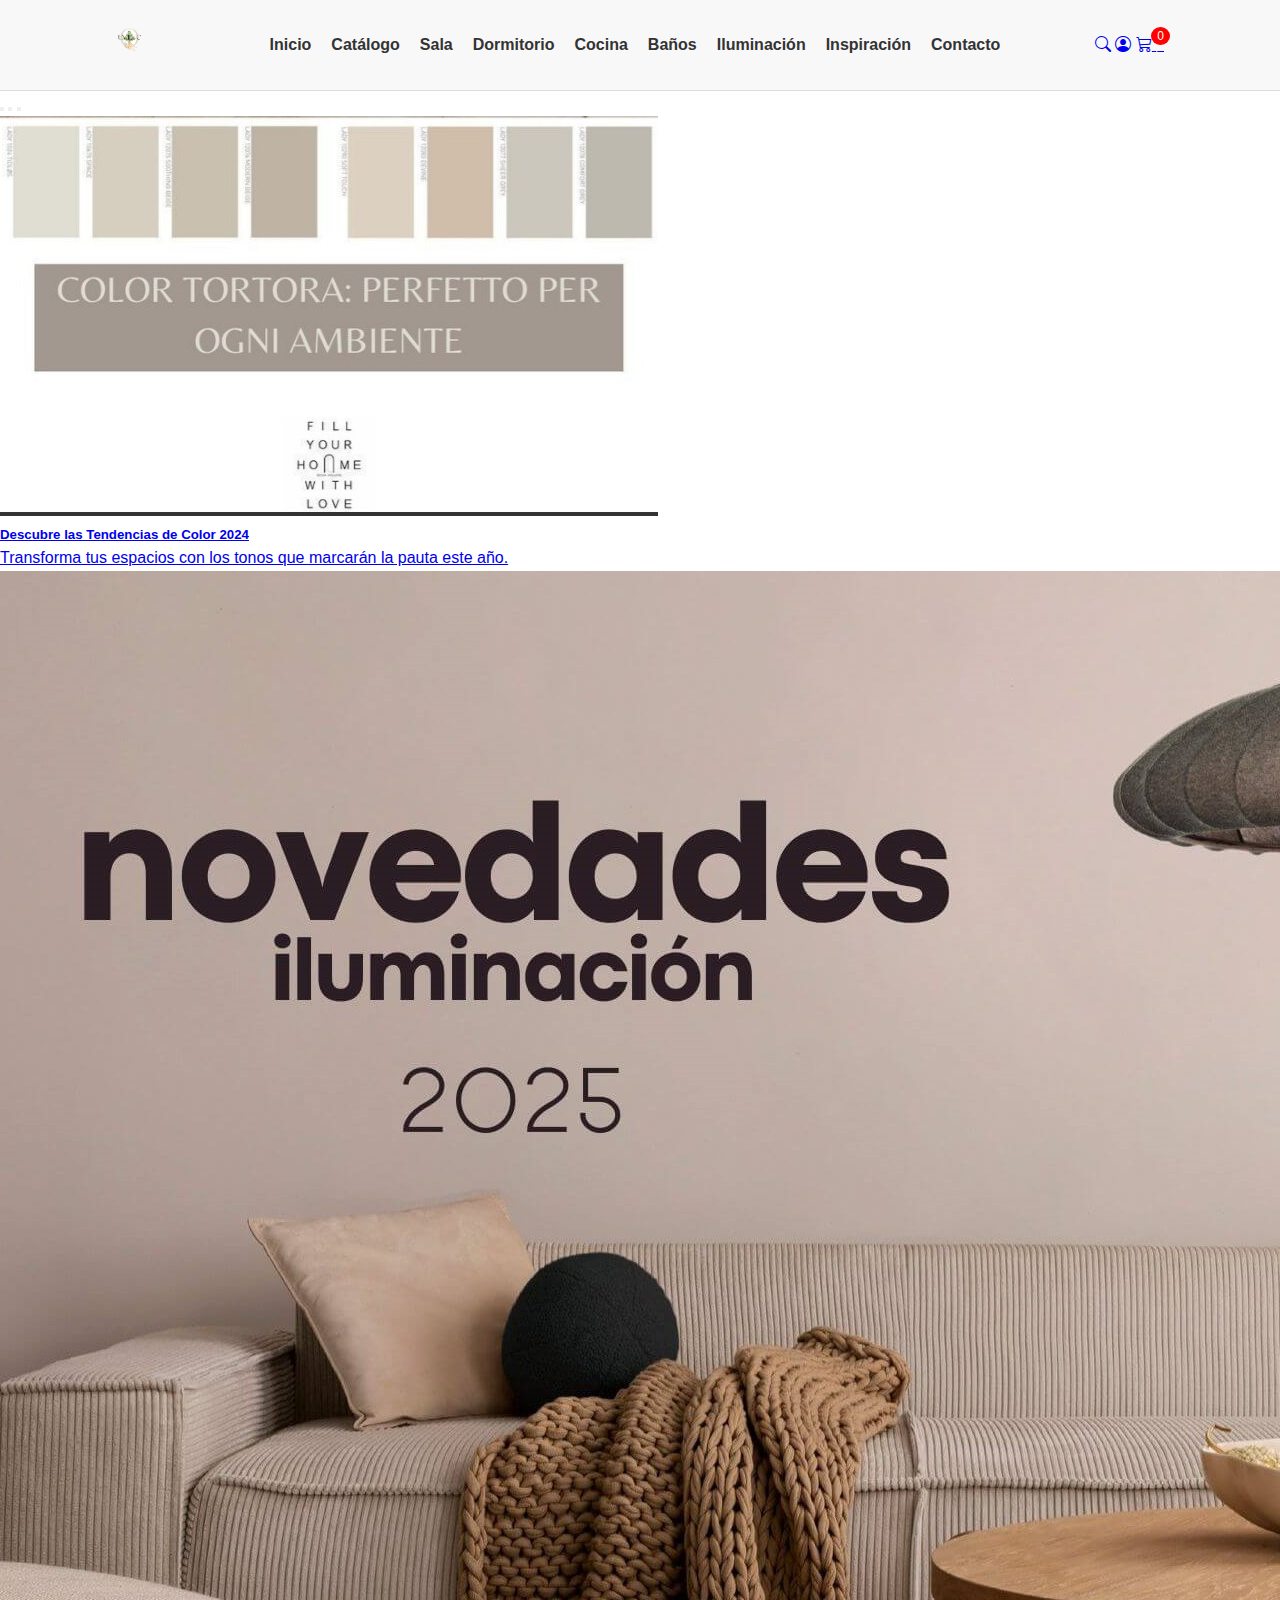
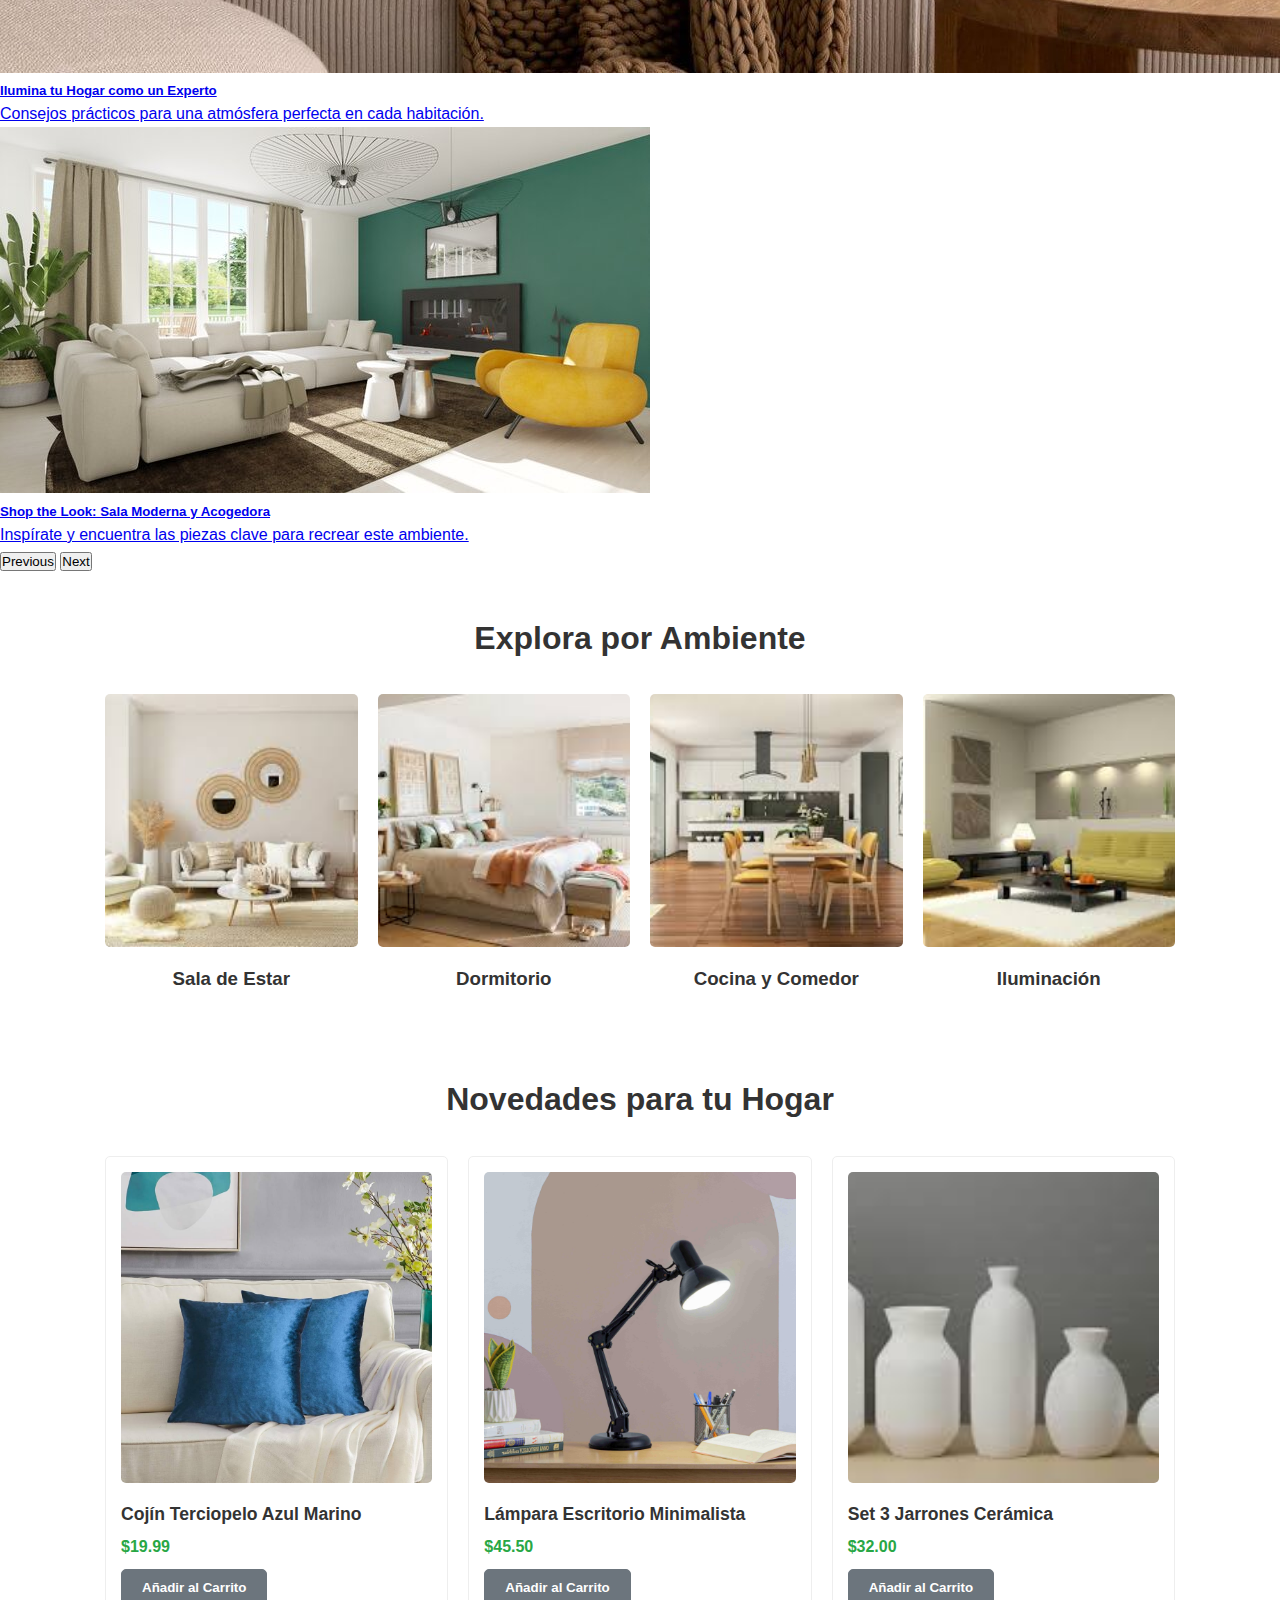
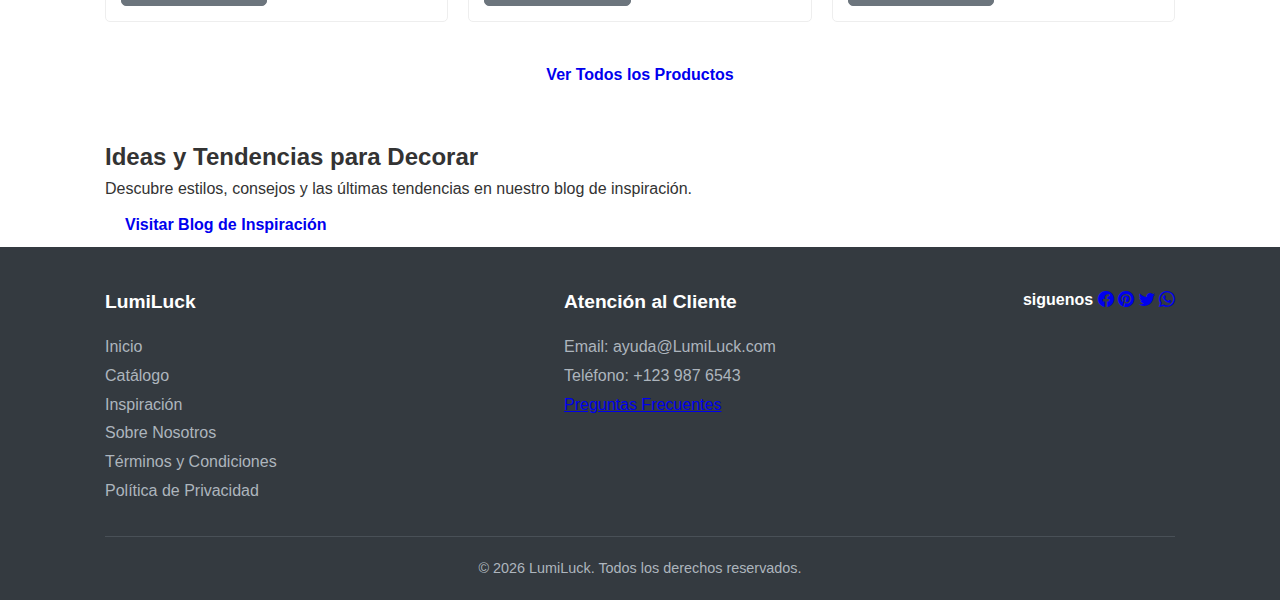
<file: index.html>
<!DOCTYPE html>
<html lang="es">
<head>
    <meta charset="UTF-8">
    <meta name="viewport" content="width=device-width, initial-scale=1.0">
    <title>LumiLuck</title> 
    <link rel="stylesheet" href="./css/styles.css">
    <link href="https://cdn.jsdelivr.net/npm/bootstrap@5.3.0/dist/css/bootstrap.min.css" rel="stylesheet" integrity="sha384-9ndCyUaIbzAi2FUVXJi0CjmCapSmO7SnpJef0486qhLnuZ2cdeRhO02iuK6FUUVM" crossorigin="anonymous"></head>
    <link rel="stylesheet" href="https://cdn.jsdelivr.net/npm/bootstrap-icons@1.10.5/font/bootstrap-icons.css">
<body>

    <!-- ======================= HEADER ======================= -->
    <header>
        <div class="container">
            <a href="index.html" class="logo">
                <img src="/images/logo_lumiluck.png" alt="Logo LumiLuck">
                <!-- O: <h1>LumiLuck</h1> -->
            </a>
            <nav>
                <ul>
                    <li><a href="index.html">Inicio</a></li>
                    <li><a href="pages/productos.html">Catálogo</a></li>
                    <li><a href="pages/productos.html?categoria=sala">Sala</a></li>
                    <li><a href="pages/productos.html?categoria=dormitorio">Dormitorio</a></li>
                    <li><a href="pages/productos.html?categoria=cocina">Cocina</a></li>
                    <li><a href="productos.html?categoria=banos">Baños</a></li>
                    <li><a href="pages/productos.html?categoria=iluminacion">Iluminación</a></li>
                    <li><a href="./pages/inspiracion.html">Inspiración</a></li>
                    <li><a href="./pages/contacto.html">Contacto</a></li>

                </ul>
            </nav>
            <div class="header-icons">
                <a href="#" aria-label="Buscar" title="Buscar"><i class="bi bi-search"></i></a>
                <a href="/pages/cuenta.html" aria-label="Mi Cuenta" title="Mi Cuenta"><i class="bi bi-person-circle"></i></a> 
                <a href="/pages/carrito.html" aria-label="Carrito de Compras" title="Carrito de Compras">
                    <i class="bi bi-cart3"></i> 
                    <span class="cart-count">0</span>
                </a>
            </div>
        </div>
    </header>

    <!-- ======================= MAIN CONTENT ======================= -->
    <main>
        <!-- Sección Hero / Banner Principal -->
        <!-- En <main> de tu index.html -->
<section class="hero-section-carousel">
    <div id="heroCarousel" class="carousel slide" data-bs-ride="carousel">
        <div class="carousel-indicators">
            <button type="button" data-bs-target="#heroCarousel" data-bs-slide-to="0" class="active" aria-current="true" aria-label="Slide 1"></button>
            <button type="button" data-bs-target="#heroCarousel" data-bs-slide-to="1" aria-label="Slide 2"></button>
            <button type="button" data-bs-target="#heroCarousel" data-bs-slide-to="2" aria-label="Slide 3"></button>
            
        </div>
        <div class="carousel-inner">
            <!-- Slide 1: Enlace a Tendencias de Color -->
            <div class="carousel-item active">
                <a href="./pages/detalles_inspiracion/articulo-tendencias-color.html">
                    <img src="./images/im1_carousel.jpeg" class="d-block w-100 carousel-img-custom" alt="Tendencias de color para el hogar">
                    <div class="carousel-caption d-none d-md-block">
                        <h5>Descubre las Tendencias de Color 2024</h5>
                        <p>Transforma tus espacios con los tonos que marcarán la pauta este año.</p>
                    </div>
                </a>
            </div>

            <!-- Slide 2: Enlace a Consejos de Iluminación -->
            <div class="carousel-item">
                <a href="./pages/detalles_inspiracion/articulo-iluminacion-experto.html"> 
                    <img src="./images/iluminacion_carousel.jpg" class="d-block w-100 carousel-img-custom" alt="Consejos de iluminación experta">
                    <div class="carousel-caption d-none d-md-block">
                        <h5>Ilumina tu Hogar como un Experto</h5>
                        <p>Consejos prácticos para una atmósfera perfecta en cada habitación.</p>
                    </div>
                </a>
            </div>

            <!-- Slide 3: Enlace a un Look Específico o Artículo de Ambientes -->
            <div class="carousel-item">
                <a href="./pages/detalles_inspiracion/articulo-look-sala-moderna.html"> 
                    <img src="./images/sala_moderna_carouse.jpg" class="d-block w-100 carousel-img-custom" alt="Look de sala moderna y acogedora">
                    <div class="carousel-caption d-none d-md-block">
                        <h5>Shop the Look: Sala Moderna y Acogedora</h5>
                        <p>Inspírate y encuentra las piezas clave para recrear este ambiente.</p>
                    </div>
                </a>
            </div>
        </div>
        <button class="carousel-control-prev" type="button" data-bs-target="#heroCarousel" data-bs-slide="prev">
            <span class="carousel-control-prev-icon" aria-hidden="true"></span>
            <span class="visually-hidden">Previous</span>
        </button>
        <button class="carousel-control-next" type="button" data-bs-target="#heroCarousel" data-bs-slide="next">
            <span class="carousel-control-next-icon" aria-hidden="true"></span>
            <span class="visually-hidden">Next</span>
        </button>
    </div>
</section>

        <!-- Sección Categorías Destacadas (Estilo Hogar) -->
        <section class="featured-categories">
            <div class="container">
                <h2>Explora por Ambiente</h2> 
                <div class="categories-grid">
                    <div class="category-item">
                        <a href="pages/productos.html?categoria=sala">
                            <img src="/images/saladeestar.jpg" alt="Decoración para Sala de Estar">
                            <h3>Sala de Estar</h3>
                        </a>
                    </div>
                    <div class="category-item">
                        <a href="pages/productos.html?categoria=dormitorio">
                            <img src="/images/dormitorio.jpg" alt="Textiles y Accesorios para Dormitorio">
                            <h3>Dormitorio</h3>
                        </a>
                    </div>
                    <div class="category-item">
                        <a href="pages/productos.html?categoria=cocina-comedor">
                            <img src="/images/cocina_comedor.jpg" alt="Utensilios y Decoración para Cocina">
                            <h3>Cocina y Comedor</h3>
                        </a>
                    </div>
                    <div class="category-item">
                        <a href="pages/productos.html?categoria=iluminacion">
                            <img src="/images/iluminacion.jpg" alt="Lámparas y Soluciones de Iluminación">
                            <h3>Iluminación</h3>
                        </a>
                    </div>
                </div>
            </div>
        </section>

        <!-- Sección Novedades / Productos Destacados -->
        <section class="featured-products">
            <div class="container">
                <h2>Novedades para tu Hogar</h2> 
                <div class="products-grid">
                    <article class="product-card">
                        <a href="/pages/detalles_productos/producto1_detalle.html">
                            <img src="/images/cojin_terciopelo1.jpg" alt="Cojín de Terciopelo Azul">
                            <h3>Cojín Terciopelo Azul Marino</h3>
                            <p class="price">$19.99</p>
                        </a>
                        <button class="btn btn-secondary">Añadir al Carrito</button>
                    </article>
                    <article class="product-card">
                        <a href="/pages/detalles_productos/producto2_detalle.html">
                            <img src="/images/lampara1.avif" alt="Lámpara de Escritorio Minimalista">
                            <h3>Lámpara Escritorio Minimalista</h3>
                            <p class="price">$45.50</p>
                        </a>
                        <button class="btn btn-secondary">Añadir al Carrito</button>
                    </article>
                    <article class="product-card">
                        <a href="pages/detalles_productos/producto3_detalle.html">
                            <img src="/images/jarrones_inicial.jpg" alt="Set de Jarrones de Cerámica">
                            <h3>Set 3 Jarrones Cerámica</h3>
                            <p class="price">$32.00</p>
                        </a>
                        <button class="btn btn-secondary">Añadir al Carrito</button>
                    </article>
                </div>
                <a href="pages/productos.html" class="btn btn-primary-outline" style="margin-top: 30px;">Ver Todos los Productos</a>
            </div>
        </section>

        <!-- (Opcional) Sección "Inspírate" o "Tendencias" -->
        <section class="inspiration-tease">
            <div class="container">
                <h2>Ideas y Tendencias para Decorar</h2> 
                <p>Descubre estilos, consejos y las últimas tendencias en nuestro blog de inspiración.</p>
                <a href="pages/inspiracion.html" class="btn">Visitar Blog de Inspiración</a>
            </div>
        </section>

    </main>

    <!-- ======================= FOOTER ======================= -->
    <footer>
        <div class="container">
            <div class="footer-columns">
                <div class="footer-column">
                    <h4>LumiLuck</h4>
                    <ul>
                        <li><a href="index.html">Inicio</a></li>
                        <li><a href="pages/productos.html">Catálogo</a></li>
                        <li><a href="pages/inspiracion.html">Inspiración</a></li>
                        <li><a href="#">Sobre Nosotros</a></li>
                        <li><a href="#">Términos y Condiciones</a></li>
                        <li><a href="#">Política de Privacidad</a></li>
                    </ul>
                </div>
                <div class="footer-column">
                    <h4>Atención al Cliente</h4>
                    <p>Email: ayuda@LumiLuck.com</p> 
                    <p>Teléfono: +123 987 6543</p>
                    <p><a href="#">Preguntas Frecuentes</a></p>
                </div>
<div class="compartir-articulo">
    <strong>siguenos</strong>
    <a href="#" class="share-facebook" aria-label="Compartir en Facebook" title="Compartir en Facebook"><i class="bi bi-facebook"></i></a>
    <a href="#" class="share-pinterest" aria-label="Compartir en Pinterest" title="Compartir en Pinterest"><i class="bi bi-pinterest"></i></a>
    <a href="#" class="share-twitter" aria-label="Compartir en Twitter" title="Compartir en Twitter"><i class="bi bi-twitter"></i></a>
    <a href="#" class="share-whatsapp" aria-label="Compartir en WhatsApp" title="Compartir en WhatsApp"><i class="bi bi-whatsapp"></i></a>
</div>
            </div>
            <div class="copyright">
                <p>© <span id="year"></span> LumiLuck. Todos los derechos reservados.</p> 
            </div>
        </div>
    </footer>

    <script src="js/script.js"></script>
<script src="https://cdn.jsdelivr.net/npm/bootstrap@5.3.0/dist/js/bootstrap.bundle.min.js" integrity="sha384-geWF76RCwLtnZ8qwWowPQNguL3RmwHVBC9FhGdlKrxdiJJigb/j/68SIy3Te4Bkz" crossorigin="anonymous"></script></body>
</html>
</file>
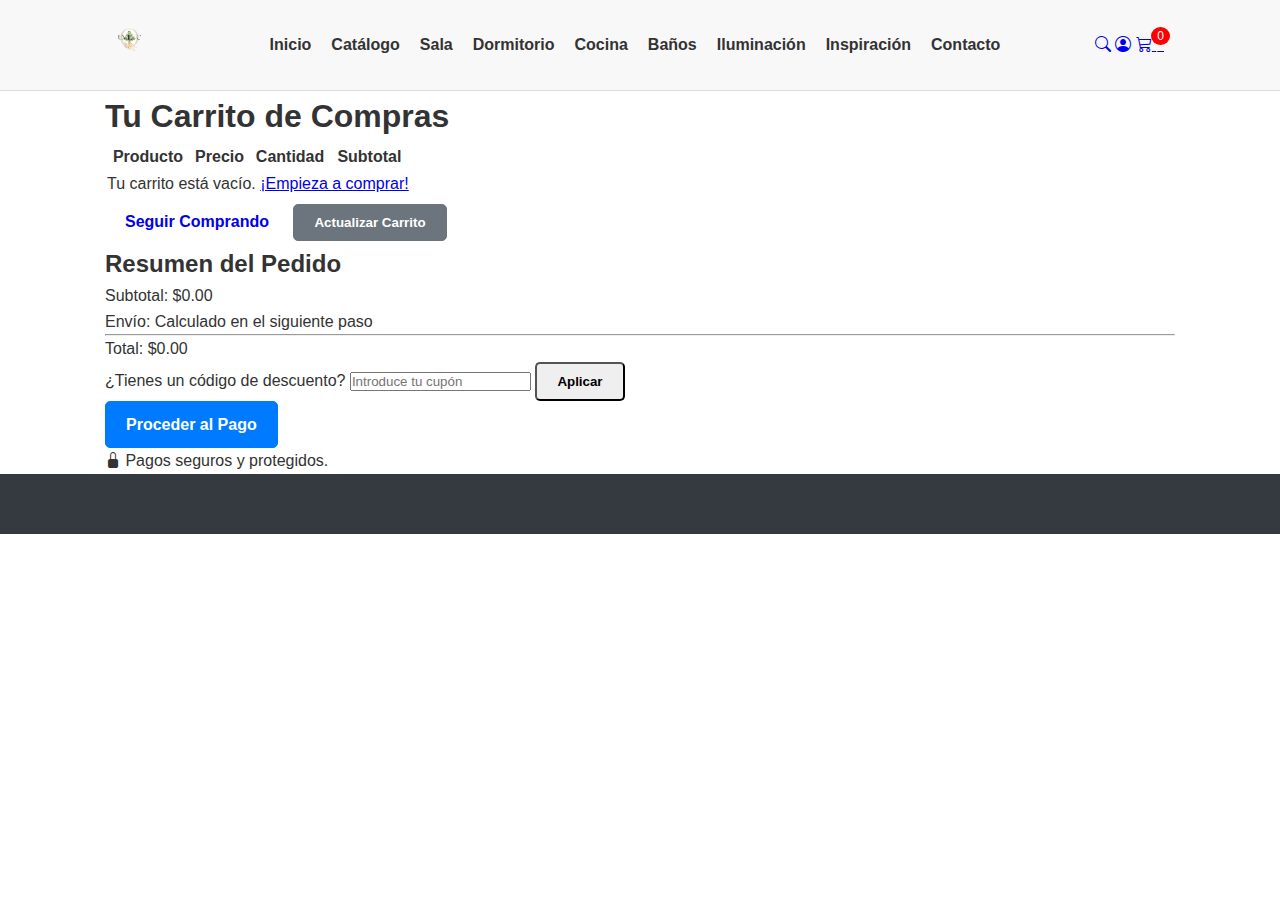
<file: pages/carrito.html>
<!DOCTYPE html>
<html lang="es">
<head>
    <meta charset="UTF-8">
    <meta name="viewport" content="width=device-width, initial-scale=1.0">
    <title>Carrito de Compras - LumiLuck</title>
    <link rel="stylesheet" href="/css/styles.css">
    <link rel="stylesheet" href="https://cdn.jsdelivr.net/npm/bootstrap-icons@1.10.5/font/bootstrap-icons.css">
</head>
<body>
    <header>
        <!-- ... Tu header (con rutas ../) ... -->
        <!-- Asegúrate de que el icono del carrito en el nav apunte a "carrito.html" -->
        <div class="container header-container">
            <a href="../index.html" class="logo">
                <img src="/images/logo_lumiluck.png" alt="LumiLuck">
            </a>
            <nav>
                <ul>
                    <li><a href="../index.html">Inicio</a></li>
                    <li><a href="./productos.html">Catálogo</a></li>
                    <li><a href="./productos.html">Sala</a></li>
                    <li><a href="./productos.html">Dormitorio</a></li>
                    <li><a href="./productos.html">Cocina</a></li>
                    <li><a href="./productos.html">Baños</a></li>
                    <li><a href="./productos.html">Iluminación</a></li>
                    <li><a href="./inspiracion.html">Inspiración</a></li>
                    <li><a href="contacto.html">Contacto</a></li>
                </ul>
            </nav>
            <div class="header-icons">
                <a href="#" aria-label="Buscar" title="Buscar"><i class="bi bi-search"></i></a>
                <a href="/pages/cuenta.html" aria-label="Mi Cuenta" title="Mi Cuenta"><i class="bi bi-person-circle"></i></a> 
                <a href="/pages/carrito.html" aria-label="Carrito de Compras" title="Carrito de Compras">
                    <i class="bi bi-cart3"></i> 
                    <span class="cart-count">0</span>
                </a>
            </div>
        </div>
    </header>

    <main>
        <section class="pagina-carrito">
            <div class="container">
                <h1>Tu Carrito de Compras</h1>

                <div class="carrito-contenido">
                    <!-- Sección de Items del Carrito -->
                    <div class="items-carrito">
                        <table>
                            <thead>
                                <tr>
                                    <th colspan="2">Producto</th>
                                    <th>Precio</th>
                                    <th>Cantidad</th>
                                    <th>Subtotal</th>
                                    <th></th> <!-- Para el botón de eliminar -->
                                </tr>
                            </thead>
                            <tbody>
                                <!-- Item 1 (Ejemplo Estático) -->
                                <tr class="item-carrito-row" data-product-id="hogar101">
                                    <td class="imagen-producto-carrito">
                                        <a href="/pages/detalles_productos/producto1_detalle.html">
                                            <img src="/images/cojin_terciopelo1.jpg" alt="Cojín Terciopelo Azul">
                                        </a>
                                    </td>
                                    <td class="info-producto-carrito">
                                        <a href="producto-detalle.html?id=hogar101">Cojín Terciopelo Azul Marino</a>
                                        <small>Color: Azul Marino</small> 
                                        <small>SKU: CD-VEL-AZM-001</small>
                                    </td>
                                    <td class="precio-unitario-carrito" data-price="19.99">$19.99</td>
                                    <td class="cantidad-carrito">
                                        <input type="number" value="1" min="1" max="10" class="input-cantidad" aria-label="Cantidad">
                                    </td>
                                    <td class="subtotal-item-carrito">$19.99</td>
                                    <td class="acciones-carrito">
                                        <button class="btn-eliminar-item" aria-label="Eliminar item">×</button>
                                    </td>
                                </tr>

                                <!-- Item 2 (Ejemplo Estático) -->
                                <tr class="item-carrito-row" data-product-id="hogar102">
                                    <td class="imagen-producto-carrito">
                                        <a href="/pages/detalles_productos/producto2_detalle.html">
                                            <img src="/images/lampara1.avif" alt="Lámpara Escritorio">
                                        </a>
                                    </td>
                                    <td class="info-producto-carrito">
                                        <a href="producto-detalle.html?id=hogar102">Lámpara Escritorio Minimalista</a>
                                        <small>SKU: LUM-DESK-MIN-005</small>
                                    </td>
                                    <td class="precio-unitario-carrito" data-price="45.50">$45.50</td>
                                    <td class="cantidad-carrito">
                                        <input type="number" value="2" min="1" max="5" class="input-cantidad" aria-label="Cantidad">
                                    </td>
                                    <td class="subtotal-item-carrito">$91.00</td>
                                    <td class="acciones-carrito">
                                        <button class="btn-eliminar-item" aria-label="Eliminar item">×</button>
                                    </td>
                                </tr>
                                
                                <!-- Item 3 (Ejemplo Estático) -->
                                <tr class="item-carrito-row" data-product-id="banos003">
                                    <td class="imagen-producto-carrito">
                                        <a href="/pages/detalles_productos/producto3_detalle.html">
                                            <img src="/images/jarrones_inicial.jpg" alt="Set de Toallas">
                                        </a>
                                    </td>
                                    <td class="info-producto-carrito">
                                        <a href="producto-detalle.html?id=banos003">Set Toallas Algodón Egipcio (3 pzs)</a>
                                        <small>SKU: TEX-TOW-EGY-010</small>
                                    </td>
                                    <td class="precio-unitario-carrito" data-price="39.90">$39.90</td>
                                    <td class="cantidad-carrito">
                                        <input type="number" value="1" min="1" max="3" class="input-cantidad" aria-label="Cantidad">
                                    </td>
                                    <td class="subtotal-item-carrito">$39.90</td>
                                    <td class="acciones-carrito">
                                        <button class="btn-eliminar-item" aria-label="Eliminar item">×</button>
                                    </td>
                                </tr>

                                <!-- Mensaje si el carrito está vacío (esto se mostraría con JS) -->
                                <!-- 
                                <tr class="carrito-vacio-mensaje">
                                    <td colspan="6">Tu carrito está vacío. <a href="productos.html">¡Empieza a comprar!</a></td>
                                </tr>
                                 -->
                            </tbody>
                        </table>
                        <div class="acciones-globales-carrito">
                            <a href="productos.html" class="btn btn-outline">Seguir Comprando</a>
                            <button class="btn btn-secondary" id="actualizarCarritoBtn">Actualizar Carrito</button>
                            <!-- <button class="btn btn-danger" id="vaciarCarritoBtn">Vaciar Carrito</button> -->
                        </div>
                    </div>

                    <!-- Sección de Resumen del Pedido -->
                    <div class="resumen-pedido">
                        <h2>Resumen del Pedido</h2>
                        <div class="detalle-resumen">
                            <span>Subtotal:</span>
                            <span id="resumenSubtotal">$150.89</span>
                        </div>
                        <div class="detalle-resumen">
                            <span>Envío:</span>
                            <span id="resumenEnvio">Calculado en el siguiente paso</span>
                            <!-- O un valor fijo si es aplicable: <span>$5.00</span> -->
                        </div>
                        <!-- <div class="detalle-resumen">
                            <span>Descuento (CUPON10):</span>
                            <span id="resumenDescuento">-$15.09</span>
                        </div> -->
                        <hr>
                        <div class="detalle-resumen total-final">
                            <span>Total:</span>
                            <span id="resumenTotal">$150.89</span>
                        </div>
                        <div class="codigo-descuento">
                            <label for="cupon">¿Tienes un código de descuento?</label>
                            <input type="text" id="cupon" name="cupon" placeholder="Introduce tu cupón">
                            <button class="btn btn-terciary" id="aplicarCuponBtn">Aplicar</button>
                        </div>
                        <a href="checkout.html" class="btn btn-primary btn-proceder-pago">Proceder al Pago</a>
                        <p class="info-seguridad-pago">
                            <i class="bi bi-lock-fill"></i> Pagos seguros y protegidos.
                        </p>
                    </div>
                </div>
            </div>
        </section>
    </main>

    <footer>
        <!-- ... Tu footer (con rutas ../) ... -->
    </footer>

    <script src="/js/script.js"></script>
</body>
</html>
</file>
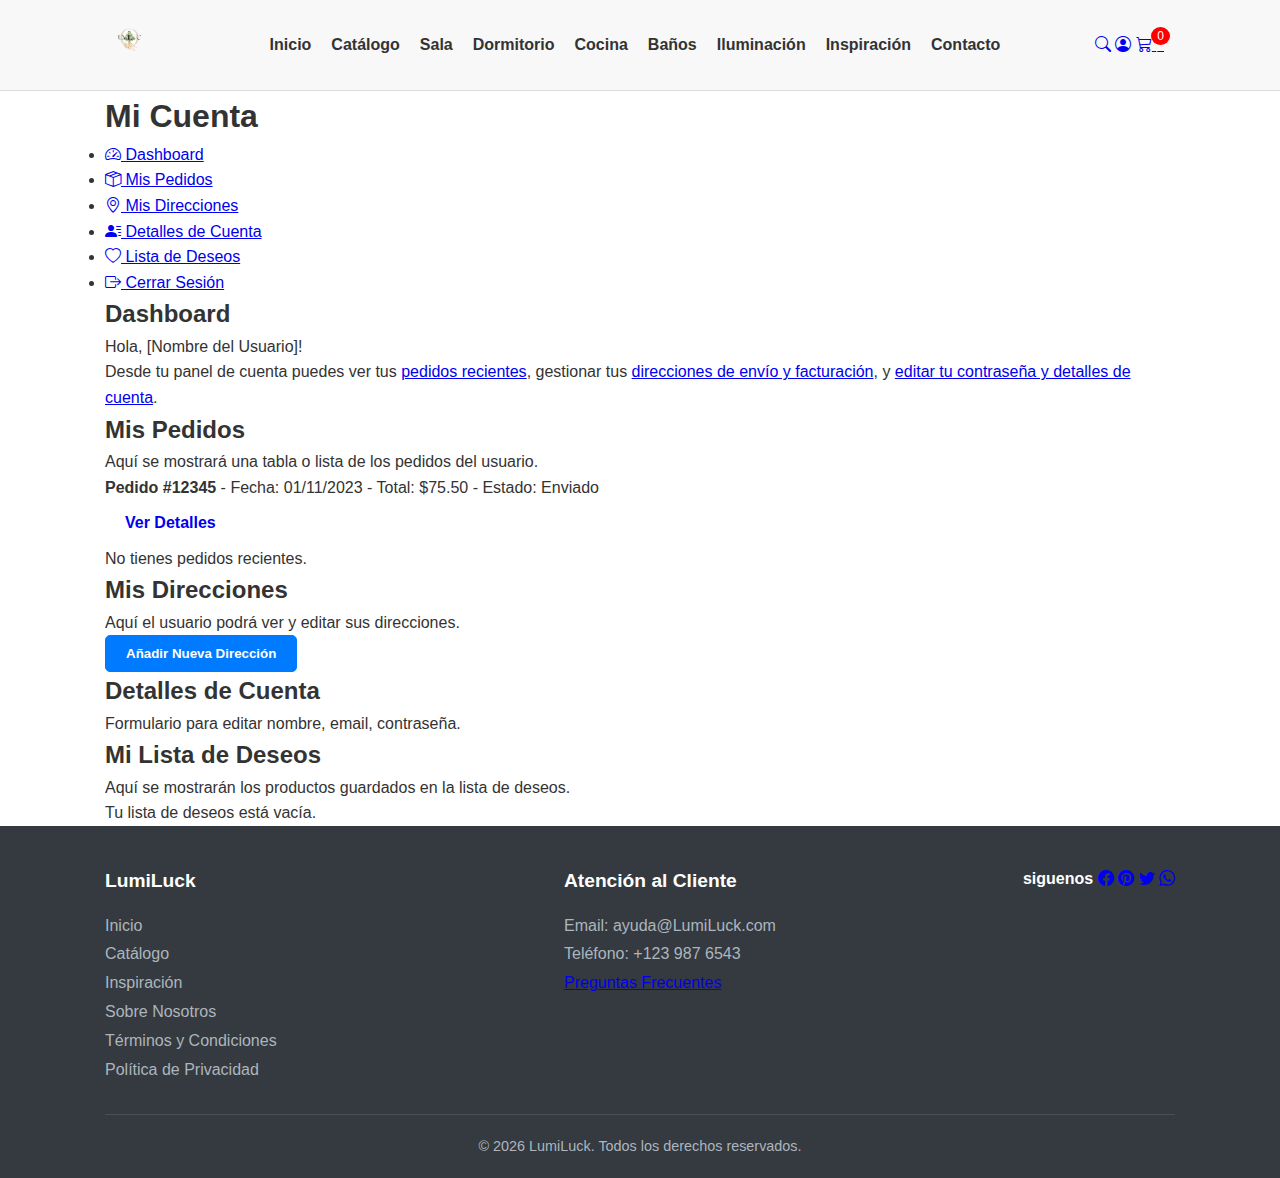
<file: pages/cuenta.html>
<!DOCTYPE html>
<html lang="es">
<head>
    <meta charset="UTF-8">
    <meta name="viewport" content="width=device-width, initial-scale=1.0">
    <title>Mi Cuenta - DecoHogar</title>
    <link rel="stylesheet" href="../css/styles.css">
    <link rel="stylesheet" href="https://cdn.jsdelivr.net/npm/bootstrap-icons@1.10.5/font/bootstrap-icons.css">
</head>
<body>
    <header>
        <!-- Copia y pega el mismo header que tienes en index.html -->
        <!-- Asegúrate de que las rutas a imágenes y otras páginas sean correctas desde pages/ -->
        <div class="container header-container">
            <a href="../index.html" class="logo"> 
                <img src="/images/logo_lumiluck.png" alt="LumiLuck">
            </a>
            <nav>
                <ul>
                    <li><a href="../index.html">Inicio</a></li>
                    <li><a href="./productos.html">Catálogo</a></li>
                    <li><a href="./productos.html">Sala</a></li>
                    <li><a href="./productos.html">Dormitorio</a></li>
                    <li><a href="./productos.html">Cocina</a></li>
                    <li><a href="./productos.html">Baños</a></li>
                    <li><a href="./productos.html">Iluminación</a></li>
                    <li><a href="./inspiracion.html">Inspiración</a></li>
                    <li><a href="contacto.html">Contacto</a></li>
                </ul>
            </nav>
            <div class="header-icons">
                <a href="#" aria-label="Buscar" title="Buscar"><i class="bi bi-search"></i></a>
                <a href="/pages/cuenta.html" aria-label="Mi Cuenta" title="Mi Cuenta"><i class="bi bi-person-circle"></i></a> 
                <a href="/pages/carrito.html" aria-label="Carrito de Compras" title="Carrito de Compras">
                    <i class="bi bi-cart3"></i> 
                    <span class="cart-count">0</span>
                </a>
            </div>
        </div>
    </header>

    <main>
        <section class="pagina-mi-cuenta">
            <div class="container">
                <h1>Mi Cuenta</h1>
                <div class="cuenta-layout">
                    <!-- Navegación Lateral de la Cuenta -->
                    <aside class="cuenta-navegacion">
                        <ul>
                            <li><a href="#dashboard" class="active-nav-cuenta"><i class="bi bi-speedometer2"></i> Dashboard</a></li>
                            <li><a href="#pedidos"><i class="bi bi-box-seam"></i> Mis Pedidos</a></li>
                            <li><a href="#direcciones"><i class="bi bi-geo-alt"></i> Mis Direcciones</a></li>
                            <li><a href="#detalles-cuenta"><i class="bi bi-person-lines-fill"></i> Detalles de Cuenta</a></li>
                            <li><a href="#lista-deseos"><i class="bi bi-heart"></i> Lista de Deseos</a></li>
                            <li><a href="#" id="cerrarSesion"><i class="bi bi-box-arrow-right"></i> Cerrar Sesión</a></li>
                        </ul>
                    </aside>

                    <!-- Contenido Principal de la Cuenta -->
                    <section class="cuenta-contenido">
                        <!-- Contenido se cargaría aquí dinámicamente o con iframes/secciones separadas -->
                        <div id="dashboard" class="seccion-cuenta activa">
                            <h2>Dashboard</h2>
                            <p>Hola, [Nombre del Usuario]!</p>
                            <p>Desde tu panel de cuenta puedes ver tus <a href="#pedidos">pedidos recientes</a>, gestionar tus <a href="#direcciones">direcciones de envío y facturación</a>, y <a href="#detalles-cuenta">editar tu contraseña y detalles de cuenta</a>.</p>
                        </div>

                        <div id="pedidos" class="seccion-cuenta">
                            <h2>Mis Pedidos</h2>
                            <p>Aquí se mostrará una tabla o lista de los pedidos del usuario.</p>
                            <!-- Ejemplo de un pedido -->
                            <div class="pedido-item">
                                <p><strong>Pedido #12345</strong> - Fecha: 01/11/2023 - Total: $75.50 - Estado: Enviado</p>
                                <a href="detalle-pedido.html?id=12345" class="btn btn-sm btn-outline">Ver Detalles</a>
                            </div>
                            <p>No tienes pedidos recientes.</p>
                        </div>

                        <div id="direcciones" class="seccion-cuenta">
                            <h2>Mis Direcciones</h2>
                            <p>Aquí el usuario podrá ver y editar sus direcciones.</p>
                            <button class="btn btn-primary">Añadir Nueva Dirección</button>
                        </div>

                        <div id="detalles-cuenta" class="seccion-cuenta">
                            <h2>Detalles de Cuenta</h2>
                            <p>Formulario para editar nombre, email, contraseña.</p>
                            <form>
                                <!-- Campos del formulario -->
                            </form>
                        </div>
                        
                        <div id="lista-deseos" class="seccion-cuenta">
                            <h2>Mi Lista de Deseos</h2>
                            <p>Aquí se mostrarán los productos guardados en la lista de deseos.</p>
                             <p>Tu lista de deseos está vacía.</p>
                        </div>

                    </section>
                </div>
            </div>
        </section>
    </main>


    <!-- ======================= FOOTER ======================= -->
    <footer>
        <div class="container">
            <div class="footer-columns">
                <div class="footer-column">
                    <h4>LumiLuck</h4>
                    <ul>
                        <li><a href="index.html">Inicio</a></li>
                        <li><a href="pages/productos.html">Catálogo</a></li>
                        <li><a href="pages/inspiracion.html">Inspiración</a></li>
                        <li><a href="#">Sobre Nosotros</a></li>
                        <li><a href="#">Términos y Condiciones</a></li>
                        <li><a href="#">Política de Privacidad</a></li>
                    </ul>
                </div>
                <div class="footer-column">
                    <h4>Atención al Cliente</h4>
                    <p>Email: ayuda@LumiLuck.com</p> 
                    <p>Teléfono: +123 987 6543</p>
                    <p><a href="#">Preguntas Frecuentes</a></p>
                </div>
 <div class="compartir-articulo">
    <strong>siguenos</strong>
    <a href="#" class="share-facebook" aria-label="Compartir en Facebook" title="Compartir en Facebook"><i class="bi bi-facebook"></i></a>
    <a href="#" class="share-pinterest" aria-label="Compartir en Pinterest" title="Compartir en Pinterest"><i class="bi bi-pinterest"></i></a>
    <a href="#" class="share-twitter" aria-label="Compartir en Twitter" title="Compartir en Twitter"><i class="bi bi-twitter"></i></a>
    <a href="#" class="share-whatsapp" aria-label="Compartir en WhatsApp" title="Compartir en WhatsApp"><i class="bi bi-whatsapp"></i></a>
</div>
            </div>
            <div class="copyright">
                <p>© <span id="year"></span> LumiLuck. Todos los derechos reservados.</p> 
            </div>
        </div>
    </footer>

    <script src="/js/"></script>
    <script>
        // Script simple para cambiar entre secciones de "Mi Cuenta"
        document.addEventListener('DOMContentLoaded', () => {
            const navLinks = document.querySelectorAll('.cuenta-navegacion a');
            const sections = document.querySelectorAll('.seccion-cuenta');

            navLinks.forEach(link => {
                link.addEventListener('click', function(e) {
                    if (this.id === 'cerrarSesion') {
                        // Lógica de cerrar sesión (ej. redirigir a login)
                        alert('Cerrando sesión...');
                        // window.location.href = 'login.html'; // Descomentar si tienes login
                        return;
                    }
                    e.preventDefault();
                    
                    navLinks.forEach(nav => nav.classList.remove('active-nav-cuenta'));
                    this.classList.add('active-nav-cuenta');

                    const targetId = this.getAttribute('href').substring(1);
                    sections.forEach(section => {
                        if (section.id === targetId) {
                            section.classList.add('activa');
                        } else {
                            section.classList.remove('activa');
                        }
                    });
                });
            });
        });
    </script>
    <script src="/js/script.js"></script>
</body>
</html>
</file>
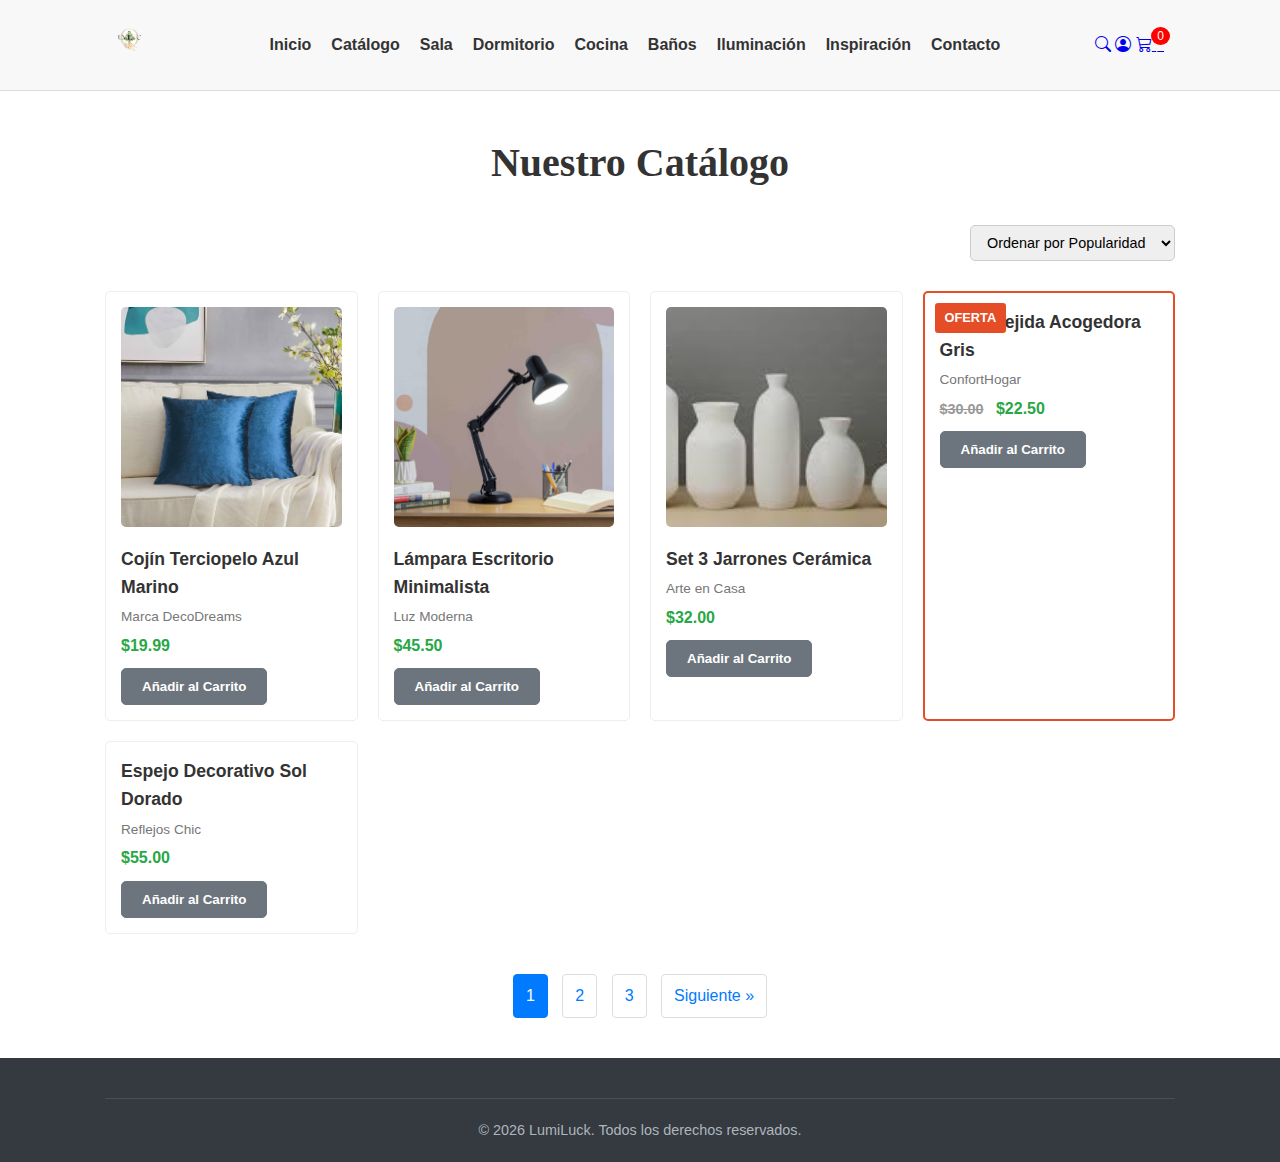
<file: pages/productos.html>
<!DOCTYPE html>
<html lang="es">
<head>
    <meta charset="UTF-8">
    <meta name="viewport" content="width=device-width, initial-scale=1.0">
    <title>Catálogo - LumiLuck</title>
    <link rel="stylesheet" href="/css/styles.css">
        <link rel="stylesheet" href="https://cdn.jsdelivr.net/npm/bootstrap-icons@1.10.5/font/bootstrap-icons.css">

</head>
<body>

    <header>
        <!-- Copia y pega el mismo header que tienes en index.html -->
        <!-- Asegúrate de que las rutas a imágenes y otras páginas sean correctas desde pages/ -->
        <div class="container header-container">
            <a href="../index.html" class="logo"> 
                <img src="/images/logo_lumiluck.png" alt="LumiLuck">
            </a>
            <nav>
                <ul>
                    <li><a href="../index.html">Inicio</a></li>
                    <li><a href="./productos.html">Catálogo</a></li>
                    <li><a href="./productos.html">Sala</a></li>
                    <li><a href="./productos.html">Dormitorio</a></li>
                    <li><a href="./productos.html">Cocina</a></li>
                    <li><a href="./productos.html">Baños</a></li>
                    <li><a href="./productos.html">Iluminación</a></li>
                    <li><a href="./inspiracion.html">Inspiración</a></li>
                    <li><a href="contacto.html">Contacto</a></li>
                </ul>
            </nav>
            <div class="header-icons">
                <a href="#" aria-label="Buscar" title="Buscar"><i class="bi bi-search"></i></a>
                <a href="/pages/cuenta.html" aria-label="Mi Cuenta" title="Mi Cuenta"><i class="bi bi-person-circle"></i></a> 
                <a href="/pages/carrito.html" aria-label="Carrito de Compras" title="Carrito de Compras">
                    <i class="bi bi-cart3"></i> 
                    <span class="cart-count">0</span>
                </a>
            </div>
        </div>
    </header>

    <main>
        <section class="catalogo-productos">
            <div class="container">
                <h1>Nuestro Catálogo</h1>
                <!-- Opcional: Filtros y Ordenación -->
                <div class="filtros-ordenacion">
                    <select name="ordenar" id="ordenar">
                        <option value="popularidad">Ordenar por Popularidad</option>
                        <option value="precio-asc">Precio: Menor a Mayor</option>
                        <option value="precio-desc">Precio: Mayor a Menor</option>
                        <option value="novedades">Novedades</option>
                    </select>
                    <!-- Aquí podrían ir más filtros por color, material, etc. -->
                </div>

                <div class="products-grid">
                    <!-- Producto 1 -->
                    <article class="product-card">
                        <a href="./detalles_productos/producto1_detalle.html">
                            <img src="/images/cojin_terciopelo1.jpg" alt="Cojín de Terciopelo Azul"> 
                            <h3>Cojín Terciopelo Azul Marino</h3>
                            <p class="brand">Marca DecoDreams</p>
                            <p class="price">$19.99</p>
                        </a>
                        <button class="btn btn-secondary add-to-cart-btn" data-product-id="hogar101">Añadir al Carrito</button>
                    </article>

                    <!-- Producto 2 -->
                    <article class="product-card">
                        <a href="./detalles_productos/producto2_detalle.html">
                            <img src="/images/lampara1.avif" alt="Lámpara de Escritorio Minimalista"> 
                            <h3>Lámpara Escritorio Minimalista</h3>
                            <p class="brand">Luz Moderna</p>
                            <p class="price">$45.50</p>
                        </a>
                        <button class="btn btn-secondary add-to-cart-btn" data-product-id="hogar102">Añadir al Carrito</button>
                    </article>

                    <!-- Producto 3 -->
                    <article class="product-card">
                        <a href="./detalles_productos/producto3_detalle.html">
                            <img src="/images/jarrones_inicial.jpg" alt="Set de Jarrones de Cerámica"> 
                            <h3>Set 3 Jarrones Cerámica</h3>
                            <p class="brand">Arte en Casa</p>
                            <p class="price">$32.00</p>
                        </a>
                        <button class="btn btn-secondary add-to-cart-btn" data-product-id="hogar103">Añadir al Carrito</button>
                    </article>

                    <!-- Producto 4: Ejemplo de producto en oferta -->
                    <article class="product-card sale">
                        <div class="sale-badge">OFERTA</div>
                        <a href="producto-detalle.html?id=hogar104">
                            <h3>Manta Tejida Acogedora Gris</h3>
                            <p class="brand">ConfortHogar</p>
                            <p class="price"><span class="original-price">$30.00</span> $22.50</p>
                        </a>
                        <button class="btn btn-secondary add-to-cart-btn" data-product-id="hogar104">Añadir al Carrito</button>
                    </article>

                    <!-- Producto 5 -->
                    <article class="product-card">
                        <a href="producto-detalle.html?id=hogar105">
                            <h3>Espejo Decorativo Sol Dorado</h3>
                            <p class="brand">Reflejos Chic</p>
                            <p class="price">$55.00</p>
                        </a>
                        <button class="btn btn-secondary add-to-cart-btn" data-product-id="hogar105">Añadir al Carrito</button>
                    </article>

                    <!-- Añade más productos aquí -->

                </div>

                <!-- Opcional: Paginación -->
                <div class="paginacion">
                    <a href="#" class="page-link active">1</a>
                    <a href="#" class="page-link">2</a>
                    <a href="#" class="page-link">3</a>
                    <a href="#" class="page-link">Siguiente »</a>
                </div>
            </div>
        </section>
    </main>

    <footer>
        <!-- Copia y pega el mismo footer que tienes en index.html -->
        <!-- Asegúrate de que las rutas sean correctas desde pages/ -->
        <div class="container">
            <!-- ... contenido del footer ... (ajusta rutas si es necesario) -->
            <div class="copyright">
                <p>© <span id="year"></span> LumiLuck. Todos los derechos reservados.</p>
            </div>
        </div>
    </footer>

    <script src="/js/script.js"></script> 
</body>
</html>
</file>
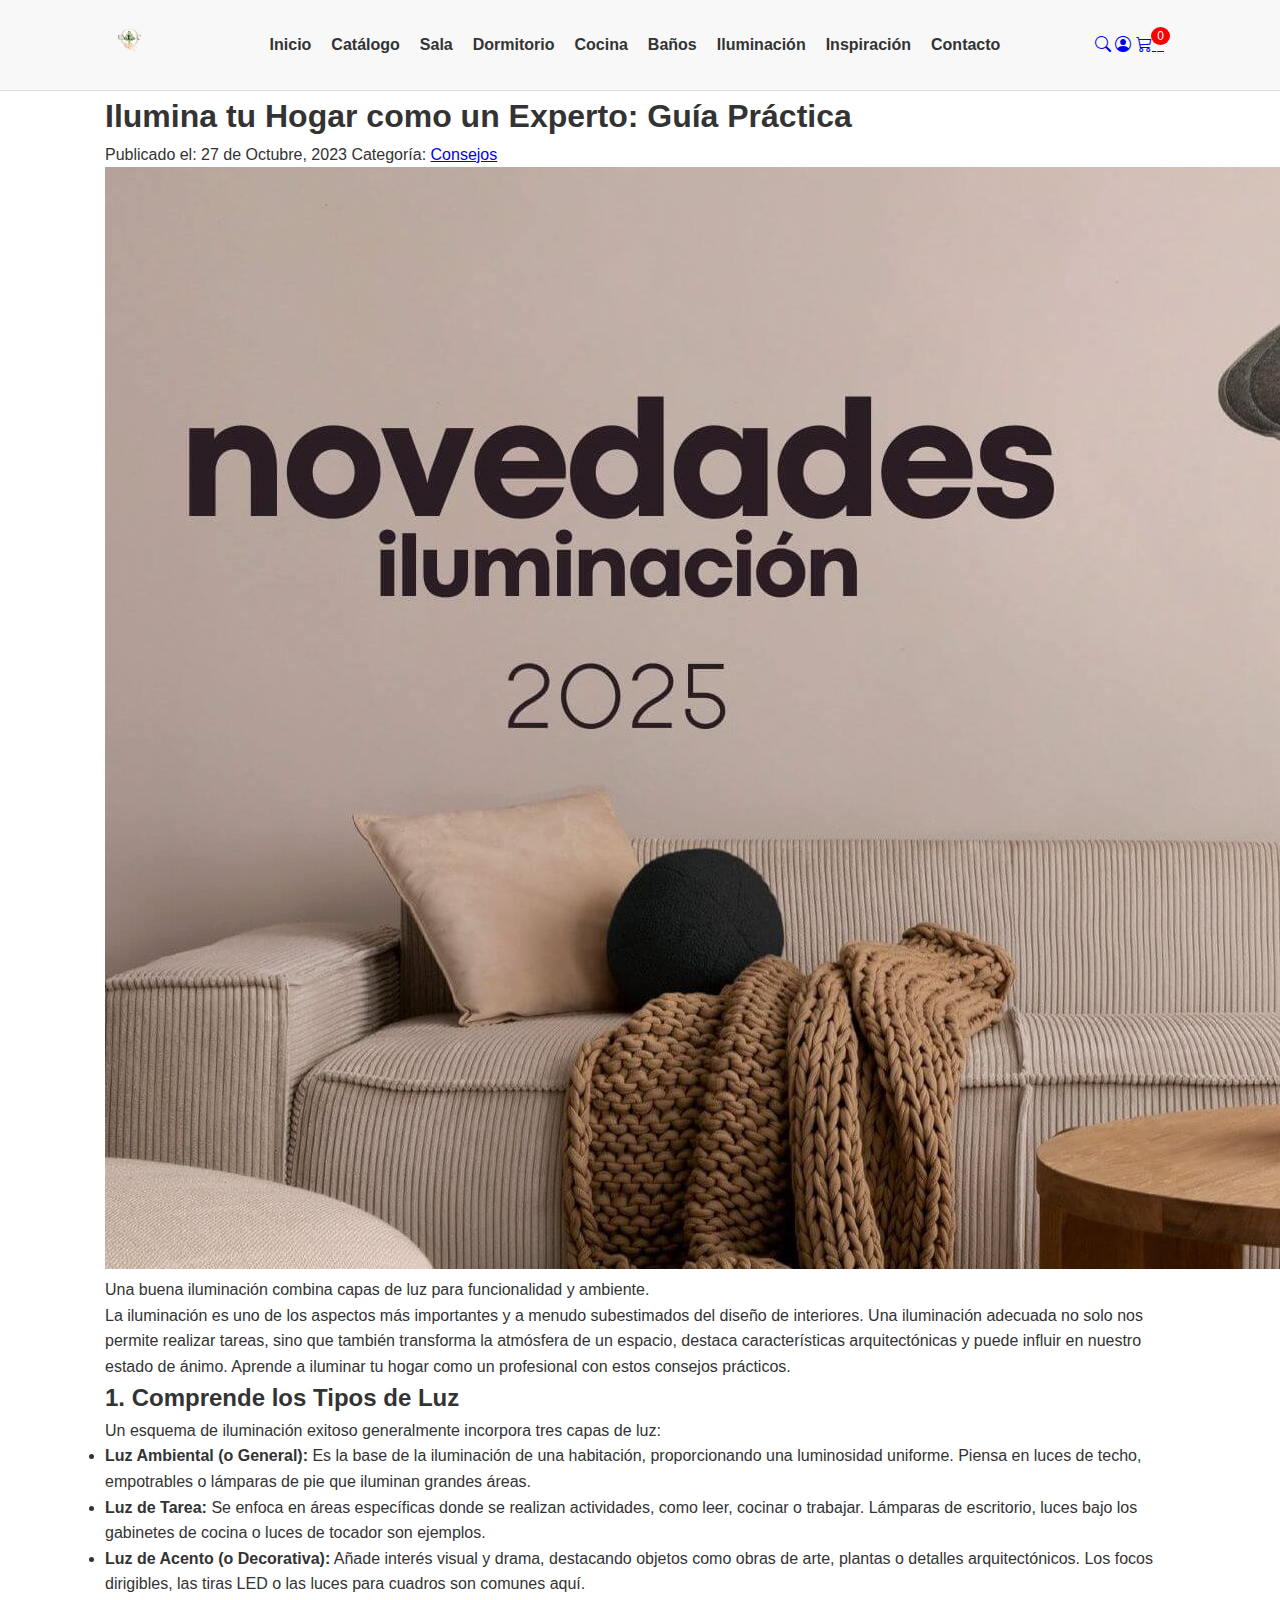
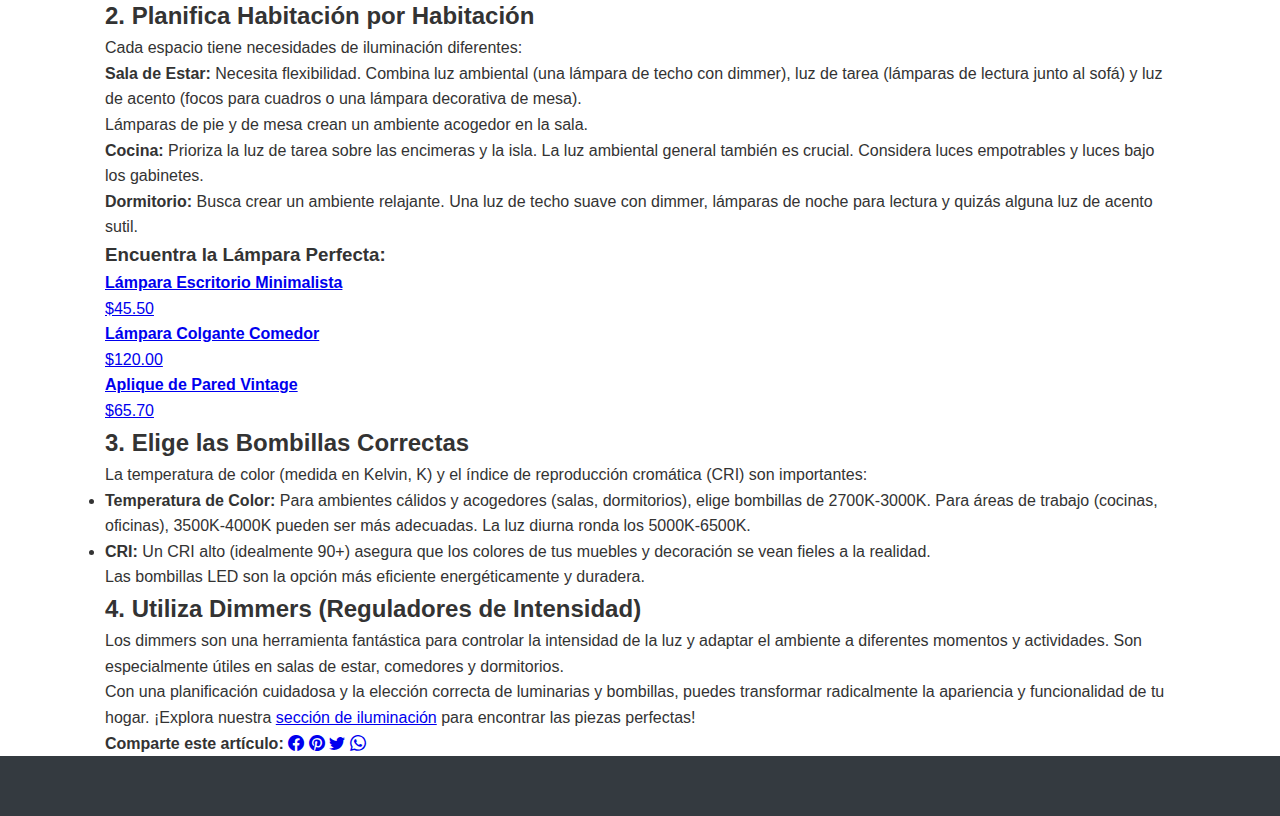
<file: pages/detalles_inspiracion/articulo-iluminacion-experto.html>
<!DOCTYPE html>
<html lang="es">
<head>
    <meta charset="UTF-8">
    <meta name="viewport" content="width=device-width, initial-scale=1.0">
    <title>Ilumina tu Hogar como un Experto - LumiLuck</title>
    <link rel="stylesheet" href="../../css/styles.css"> 
        <link rel="stylesheet" href="https://cdn.jsdelivr.net/npm/bootstrap-icons@1.10.5/font/bootstrap-icons.css">

</head>
<body>
    <header>
        <div class="container header-container">
            <a href="../../index.html" class="logo"> 
                <img src="/images/logo_lumiluck.png" alt="Logo LumiLuck">
            </a>
            <nav class="nav-principal">
                <ul>
                    <li><a href="/index.html">Inicio</a></li>
                    <li><a href="/pages/productos.html">Catálogo</a></li>
                    <li><a href="/pages/productos.html">Sala</a></li>
                    <li><a href="/pages/productos.html">Dormitorio</a></li>
                    <li><a href="/pages/productos.html">Cocina</a></li>
                    <li><a href="/pages/productos.html">Baños</a></li>
                    <li><a href="/pages/productos.html">Iluminación</a></li>
                    <li><a href="/pages/inspiracion.html">Inspiración</a></li>
                    <li><a href="/pages/contacto.html">Contacto</a></li>
                </ul>
            </nav>
            <div class="header-icons">
                <a href="#" aria-label="Buscar" title="Buscar"><i class="bi bi-search"></i></a>
                <a href="/pages/cuenta.html" aria-label="Mi Cuenta" title="Mi Cuenta"><i class="bi bi-person-circle"></i></a> 
                <a href="/pages/carrito.html" aria-label="Carrito de Compras" title="Carrito de Compras">
                    <i class="bi bi-cart3"></i> 
                    <span class="cart-count">0</span>
                </a>
            </div>
                </a>
            </div>
        </div>
    </header>

    <main>
        <article class="pagina-articulo-inspiracion">
            <div class="container container-articulo">
                
                <h1 class="titulo-articulo">Ilumina tu Hogar como un Experto: Guía Práctica</h1>
                
                <div class="meta-articulo">
                    <span>Publicado el: <time datetime="2023-10-27">27 de Octubre, 2023</time></span>
                    <span>Categoría: <a href="../inspiracion.html?filter=consejos">Consejos</a></span> 
                </div>

                <figure class="imagen-destacada-articulo">
                    <img src="/images/iluminacion_carousel.jpg" alt="Sala bien iluminada con diferentes tipos de lámparas"> 
                    <figcaption>Una buena iluminación combina capas de luz para funcionalidad y ambiente.</figcaption>
                </figure>

                <div class="contenido-principal-articulo">
                    <p>La iluminación es uno de los aspectos más importantes y a menudo subestimados del diseño de interiores. Una iluminación adecuada no solo nos permite realizar tareas, sino que también transforma la atmósfera de un espacio, destaca características arquitectónicas y puede influir en nuestro estado de ánimo. Aprende a iluminar tu hogar como un profesional con estos consejos prácticos.</p>

                    <h2>1. Comprende los Tipos de Luz</h2>
                    <p>Un esquema de iluminación exitoso generalmente incorpora tres capas de luz:</p>
                    <ul>
                        <li><strong>Luz Ambiental (o General):</strong> Es la base de la iluminación de una habitación, proporcionando una luminosidad uniforme. Piensa en luces de techo, empotrables o lámparas de pie que iluminan grandes áreas.</li>
                        <li><strong>Luz de Tarea:</strong> Se enfoca en áreas específicas donde se realizan actividades, como leer, cocinar o trabajar. Lámparas de escritorio, luces bajo los gabinetes de cocina o luces de tocador son ejemplos.</li>
                        <li><strong>Luz de Acento (o Decorativa):</strong> Añade interés visual y drama, destacando objetos como obras de arte, plantas o detalles arquitectónicos. Los focos dirigibles, las tiras LED o las luces para cuadros son comunes aquí.</li>
                    </ul>

                    <h2>2. Planifica Habitación por Habitación</h2>
                    <p>Cada espacio tiene necesidades de iluminación diferentes:</p>
                    <p><strong>Sala de Estar:</strong> Necesita flexibilidad. Combina luz ambiental (una lámpara de techo con dimmer), luz de tarea (lámparas de lectura junto al sofá) y luz de acento (focos para cuadros o una lámpara decorativa de mesa).</p>
                    <figure class="imagen-en-articulo">
                        <figcaption>Lámparas de pie y de mesa crean un ambiente acogedor en la sala.</figcaption>
                    </figure>

                    <p><strong>Cocina:</strong> Prioriza la luz de tarea sobre las encimeras y la isla. La luz ambiental general también es crucial. Considera luces empotrables y luces bajo los gabinetes.</p>
                    
                    <p><strong>Dormitorio:</strong> Busca crear un ambiente relajante. Una luz de techo suave con dimmer, lámparas de noche para lectura y quizás alguna luz de acento sutil.</p>

                    <h3>Encuentra la Lámpara Perfecta:</h3>
                    <div class="productos-relacionados-en-articulo">
                        <div class="product-card-mini">
                            <a href="../producto-detalle.html?id=hogar_lampara_escritorio_minimalista"> 
                                <h4>Lámpara Escritorio Minimalista</h4>
                                <span class="price">$45.50</span>
                            </a>
                        </div>
                        <div class="product-card-mini">
                            <a href="../producto-detalle.html?id=iluminacion_colgante_moderna"> 
                                <h4>Lámpara Colgante Comedor</h4>
                                <span class="price">$120.00</span>
                            </a>
                        </div>
                         <div class="product-card-mini">
                            <a href="../producto-detalle.html?id=iluminacion_aplique_pared">
                                <h4>Aplique de Pared Vintage</h4>
                                <span class="price">$65.70</span>
                            </a>
                        </div>
                    </div>

                    <h2>3. Elige las Bombillas Correctas</h2>
                    <p>La temperatura de color (medida en Kelvin, K) y el índice de reproducción cromática (CRI) son importantes:</p>
                    <ul>
                        <li><strong>Temperatura de Color:</strong> Para ambientes cálidos y acogedores (salas, dormitorios), elige bombillas de 2700K-3000K. Para áreas de trabajo (cocinas, oficinas), 3500K-4000K pueden ser más adecuadas. La luz diurna ronda los 5000K-6500K.</li>
                        <li><strong>CRI:</strong> Un CRI alto (idealmente 90+) asegura que los colores de tus muebles y decoración se vean fieles a la realidad.</li>
                    </ul>
                    <p>Las bombillas LED son la opción más eficiente energéticamente y duradera.</p>

                    <h2>4. Utiliza Dimmers (Reguladores de Intensidad)</h2>
                    <p>Los dimmers son una herramienta fantástica para controlar la intensidad de la luz y adaptar el ambiente a diferentes momentos y actividades. Son especialmente útiles en salas de estar, comedores y dormitorios.</p>

                    <p>Con una planificación cuidadosa y la elección correcta de luminarias y bombillas, puedes transformar radicalmente la apariencia y funcionalidad de tu hogar. ¡Explora nuestra <a href="../productos.html?categoria=iluminacion">sección de iluminación</a> para encontrar las piezas perfectas!</p>  
                </div>

<div class="compartir-articulo">
    <strong>Comparte este artículo:</strong>
    <a href="#" class="share-facebook" aria-label="Compartir en Facebook" title="Compartir en Facebook"><i class="bi bi-facebook"></i></a>
    <a href="#" class="share-pinterest" aria-label="Compartir en Pinterest" title="Compartir en Pinterest"><i class="bi bi-pinterest"></i></a>
    <a href="#" class="share-twitter" aria-label="Compartir en Twitter" title="Compartir en Twitter"><i class="bi bi-twitter"></i></a>
    <a href="#" class="share-whatsapp" aria-label="Compartir en WhatsApp" title="Compartir en WhatsApp"><i class="bi bi-whatsapp"></i></a>
</div>
            </div>
        </article>
    </main>

    <footer>
        <!-- ... Tu footer (con rutas ../../ para enlaces principales y ../ para enlaces dentro de pages/) ... -->
    </footer>
    <script src="/js/script.js"></script>
</body>
</html>
</file>
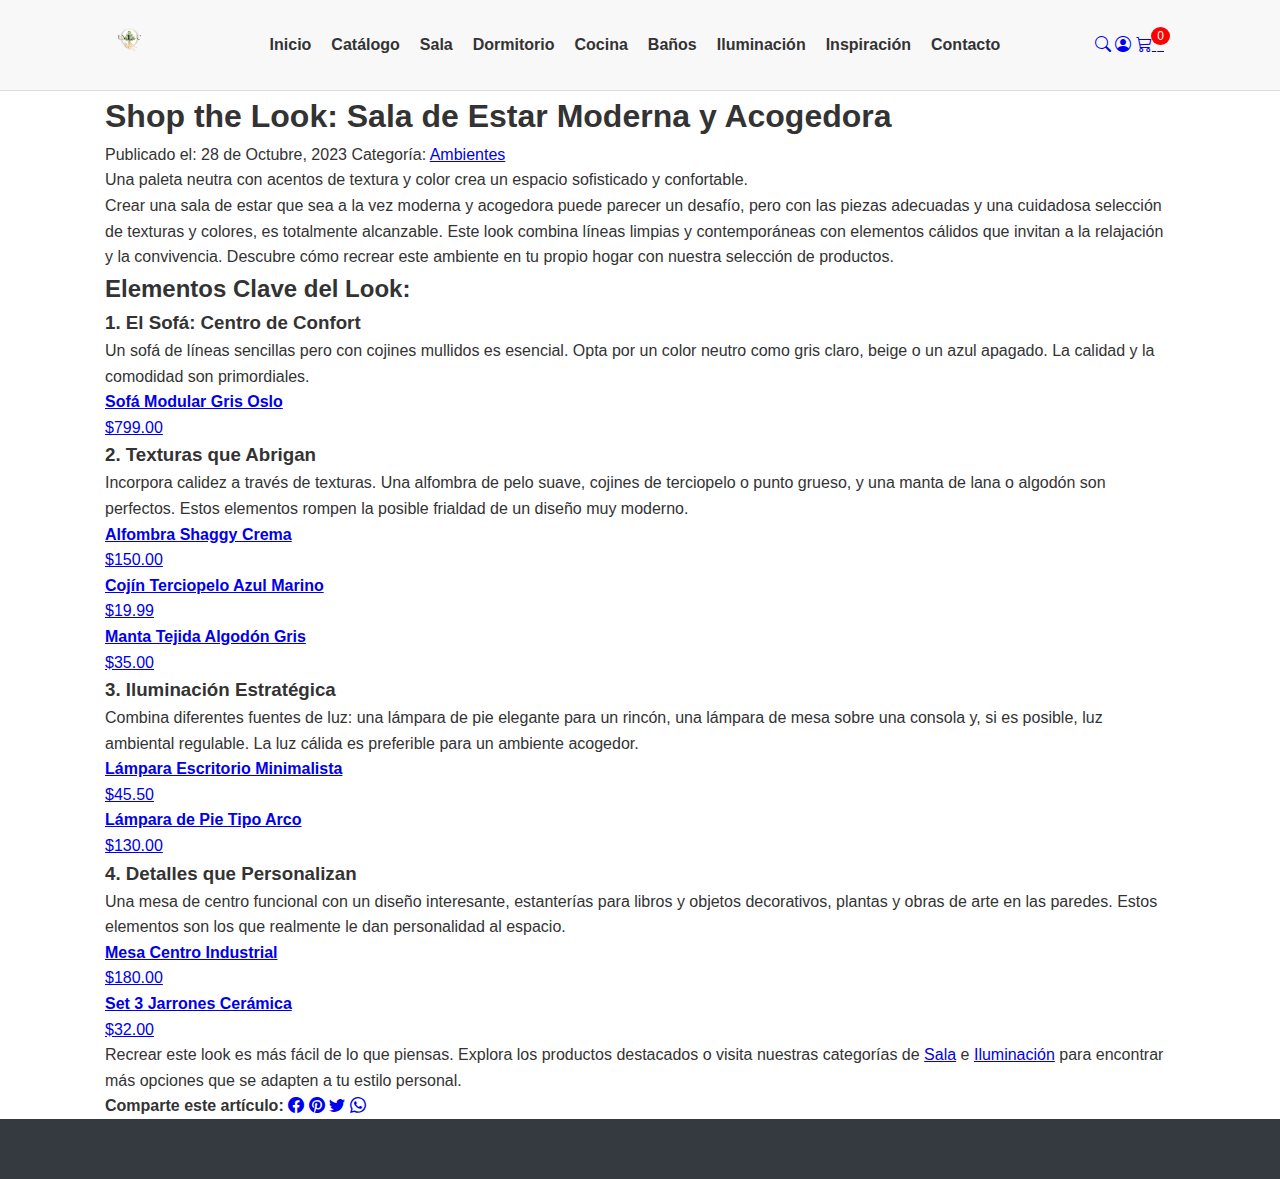
<file: pages/detalles_inspiracion/articulo-look-sala-moderna.html>
<!DOCTYPE html>
<html lang="es">
<head>
    <meta charset="UTF-8">
    <meta name="viewport" content="width=device-width, initial-scale=1.0">
    <title>Shop the Look: Sala Moderna y Acogedora - LumiLuck</title>
    <link rel="stylesheet" href="../../css/styles.css"> 
        <link rel="stylesheet" href="https://cdn.jsdelivr.net/npm/bootstrap-icons@1.10.5/font/bootstrap-icons.css">

</head>
<body>
    <header>
        <div class="container header-container">
            <a href="../../index.html" class="logo"> 
                <img src="/images/logo_lumiluck.png" alt="Logo LumiLuck">
            </a>
            <nav class="nav-principal">
                <ul>
                    <li><a href="/index.html">Inicio</a></li>
                    <li><a href="/pages/productos.html">Catálogo</a></li>
                    <li><a href="/pages/productos.html">Sala</a></li>
                    <li><a href="/pages/productos.html">Dormitorio</a></li>
                    <li><a href="/pages/productos.html">Cocina</a></li>
                    <li><a href="/pages/productos.html">Baños</a></li>
                    <li><a href="/pages/productos.html">Iluminación</a></li>
                    <li><a href="/pages/inspiracion.html">Inspiración</a></li>
                    <li><a href="/pages/contacto.html">Contacto</a></li>
                </ul>
            </nav>
            <div class="header-icons">
                <a href="#" aria-label="Buscar" title="Buscar"><i class="bi bi-search"></i></a>
                <a href="/pages/cuenta.html" aria-label="Mi Cuenta" title="Mi Cuenta"><i class="bi bi-person-circle"></i></a> 
                <a href="/pages/carrito.html" aria-label="Carrito de Compras" title="Carrito de Compras">
                    <i class="bi bi-cart3"></i> 
                    <span class="cart-count">0</span>
                </a>
            </div>
        </div>
    </header>

    <main>
        <article class="pagina-articulo-inspiracion">
            <div class="container container-articulo">
                
                <h1 class="titulo-articulo">Shop the Look: Sala de Estar Moderna y Acogedora</h1>
                
                <div class="meta-articulo">
                    <span>Publicado el: <time datetime="2023-10-28">28 de Octubre, 2023</time></span>
                    <span>Categoría: <a href="../inspiracion.html?filter=ambientes">Ambientes</a></span>    
                </div>

                <figure class="imagen-destacada-articulo">
                    <figcaption>Una paleta neutra con acentos de textura y color crea un espacio sofisticado y confortable.</figcaption>
                </figure>

                <div class="contenido-principal-articulo">
                    <p>Crear una sala de estar que sea a la vez moderna y acogedora puede parecer un desafío, pero con las piezas adecuadas y una cuidadosa selección de texturas y colores, es totalmente alcanzable. Este look combina líneas limpias y contemporáneas con elementos cálidos que invitan a la relajación y la convivencia. Descubre cómo recrear este ambiente en tu propio hogar con nuestra selección de productos.</p>

                    <h2>Elementos Clave del Look:</h2>
                    
                    <h3>1. El Sofá: Centro de Confort</h3>
                    <p>Un sofá de líneas sencillas pero con cojines mullidos es esencial. Opta por un color neutro como gris claro, beige o un azul apagado. La calidad y la comodidad son primordiales.</p>
                    
                    <div class="productos-relacionados-en-articulo">
                        <div class="product-card-mini">
                            <a href="../producto-detalle.html?id=sala_sofa_gris_moderno">    
                                <h4>Sofá Modular Gris Oslo</h4>
                                <span class="price">$799.00</span>
                            </a>
                        </div>
                    </div>

                    <h3>2. Texturas que Abrigan</h3>
                    <p>Incorpora calidez a través de texturas. Una alfombra de pelo suave, cojines de terciopelo o punto grueso, y una manta de lana o algodón son perfectos. Estos elementos rompen la posible frialdad de un diseño muy moderno.</p>
                    
                    <div class="productos-relacionados-en-articulo">
                        <div class="product-card-mini">
                            <a href="../producto-detalle.html?id=sala_alfombra_shaggy_crema">    
                                <h4>Alfombra Shaggy Crema</h4>
                                <span class="price">$150.00</span>
                            </a>
                        </div>
                        <div class="product-card-mini">
                            <a href="../producto-detalle.html?id=hogar101">    
                                <h4>Cojín Terciopelo Azul Marino</h4>
                                <span class="price">$19.99</span>
                            </a>
                        </div>
                         <div class="product-card-mini">
                            <a href="../producto-detalle.html?id=sala_manta_tejida_gris">    
                                <h4>Manta Tejida Algodón Gris</h4>
                                <span class="price">$35.00</span>
                            </a>
                        </div>
                    </div>
                    
                    <h3>3. Iluminación Estratégica</h3>
                    <p>Combina diferentes fuentes de luz: una lámpara de pie elegante para un rincón, una lámpara de mesa sobre una consola y, si es posible, luz ambiental regulable. La luz cálida es preferible para un ambiente acogedor.</p>

                    <div class="productos-relacionados-en-articulo">
                         <div class="product-card-mini">
                            <a href="../producto-detalle.html?id=hogar102">    
                                <h4>Lámpara Escritorio Minimalista</h4>
                                <span class="price">$45.50</span>
                            </a>
                        </div>
                         <div class="product-card-mini">
                            <a href="../producto-detalle.html?id=iluminacion_lampara_pie_arco">    
                                <h4>Lámpara de Pie Tipo Arco</h4>
                                <span class="price">$130.00</span>
                            </a>
                        </div>
                    </div>

                    <h3>4. Detalles que Personalizan</h3>
                    <p>Una mesa de centro funcional con un diseño interesante, estanterías para libros y objetos decorativos, plantas y obras de arte en las paredes. Estos elementos son los que realmente le dan personalidad al espacio.</p>
                    
                     <div class="productos-relacionados-en-articulo">
                        <div class="product-card-mini">
                            <a href="../producto-detalle.html?id=sala_mesa_centro_madera_metal">    
                                <h4>Mesa Centro Industrial</h4>
                                <span class="price">$180.00</span>
                            </a>
                        </div>
                        <div class="product-card-mini">
                            <a href="../producto-detalle.html?id=hogar103">    
                                <h4>Set 3 Jarrones Cerámica</h4>
                                <span class="price">$32.00</span>
                            </a>
                        </div>
                    </div>

                    <p>Recrear este look es más fácil de lo que piensas. Explora los productos destacados o visita nuestras categorías de <a href="../productos.html?categoria=sala">Sala</a> e <a href="../productos.html?categoria=iluminacion">Iluminación</a> para encontrar más opciones que se adapten a tu estilo personal.</p>    
                </div>

<div class="compartir-articulo">
    <strong>Comparte este artículo:</strong>
    <a href="#" class="share-facebook" aria-label="Compartir en Facebook" title="Compartir en Facebook"><i class="bi bi-facebook"></i></a>
    <a href="#" class="share-pinterest" aria-label="Compartir en Pinterest" title="Compartir en Pinterest"><i class="bi bi-pinterest"></i></a>
    <a href="#" class="share-twitter" aria-label="Compartir en Twitter" title="Compartir en Twitter"><i class="bi bi-twitter"></i></a>
    <a href="#" class="share-whatsapp" aria-label="Compartir en WhatsApp" title="Compartir en WhatsApp"><i class="bi bi-whatsapp"></i></a>
</div>
            </div>
        </article>
    </main>

    <footer>
        <!-- ... Tu footer (con rutas ../../ para enlaces principales y ../ para enlaces dentro de pages/) ... -->
    </footer>
    <script src="/js/script.js"></script> 
</body>
</html>
</file>
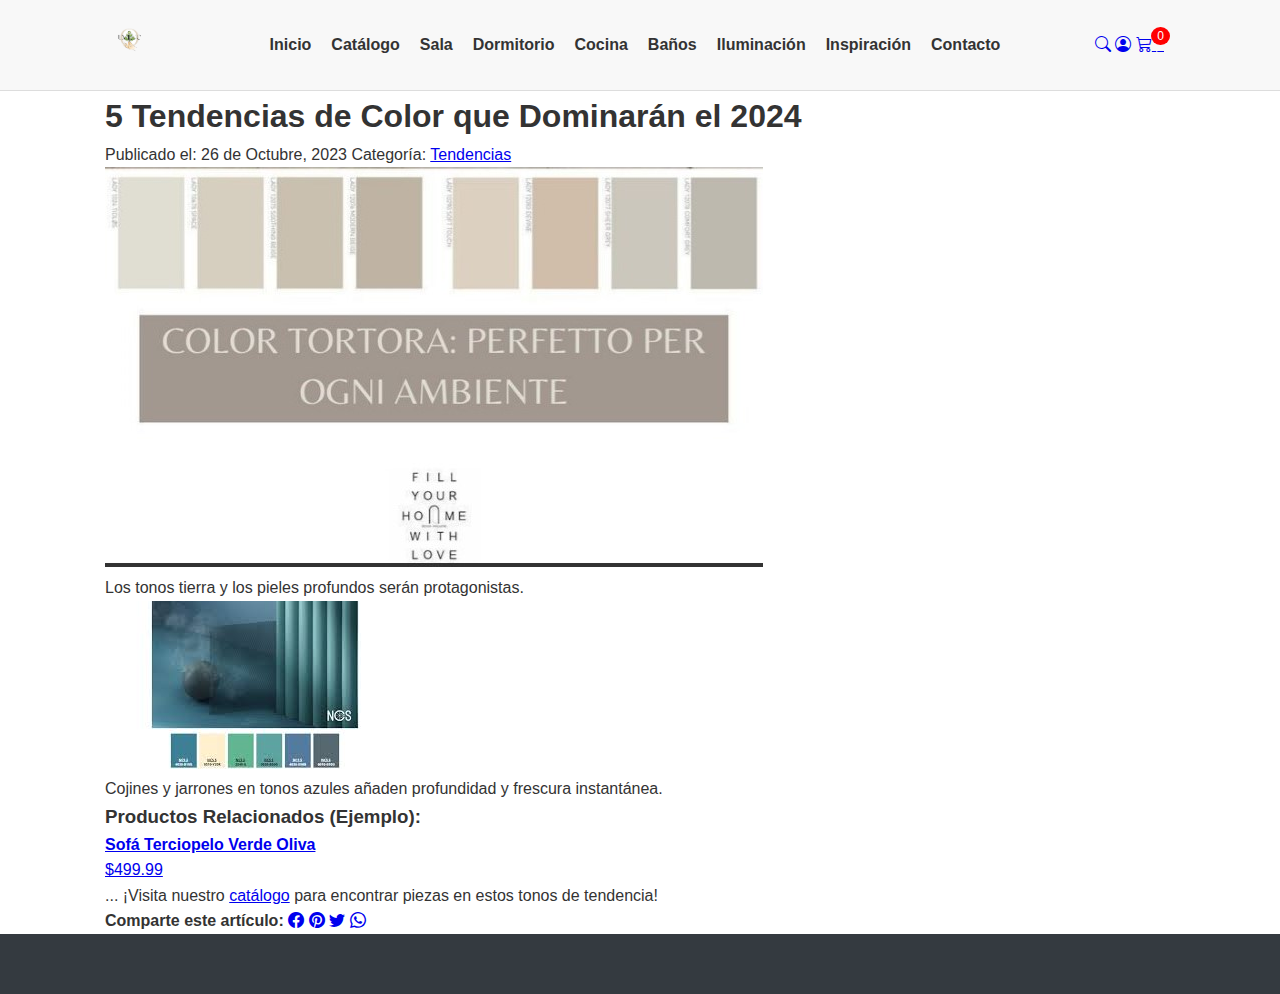
<file: pages/detalles_inspiracion/articulo-tendencias-color.html>
<!DOCTYPE html>
<html lang="es">
  <head>
    <meta charset="UTF-8" />
    <meta name="viewport" content="width=device-width, initial-scale=1.0" />
    <title>Detalle de Inspiración: 5 Tendencias de Color 2024 - LumiLuck</title>
    <link rel="stylesheet" href="../../css/styles.css" />
    <link
      rel="stylesheet"
      href="https://cdn.jsdelivr.net/npm/bootstrap-icons@1.10.5/font/bootstrap-icons.css"
    />
  </head>
  <body>
    <header>
      <div class="container header-container">
        <a href="../../index.html" class="logo">
          <img src="/images/logo_lumiluck.png" alt="Logo LumiLuck" />
        </a>
        <nav class="nav-principal">
          <ul>
            <li><a href="/index.html">Inicio</a></li>
            <li><a href="/pages/productos.html">Catálogo</a></li>
            <li><a href="/pages/productos.html">Sala</a></li>
            <li><a href="/pages/productos.html">Dormitorio</a></li>
            <li><a href="/pages/productos.html">Cocina</a></li>
            <li><a href="/pages/productos.html">Baños</a></li>
            <li><a href="/pages/productos.html">Iluminación</a></li>
            <li><a href="/pages/inspiracion.html">Inspiración</a></li>
            <li><a href="/pages/contacto.html">Contacto</a></li>
          </ul>
        </nav>
        <div class="header-icons">
          <a href="#" aria-label="Buscar" title="Buscar"
            ><i class="bi bi-search"></i
          ></a>
          <a href="/pages/cuenta.html" aria-label="Mi Cuenta" title="Mi Cuenta"
            ><i class="bi bi-person-circle"></i
          ></a>
          <a
            href="/pages/carrito.html"
            aria-label="Carrito de Compras"
            title="Carrito de Compras"
          >
            <i class="bi bi-cart3"></i>
            <span class="cart-count">0</span>
          </a>
        </div>
      </div>
    </header>

    <main>
      <article class="pagina-articulo-inspiracion">
        <div class="container container-articulo">
          <h1 class="titulo-articulo">
            5 Tendencias de Color que Dominarán el 2024
          </h1>

          <div class="meta-articulo">
            <span
              >Publicado el:
              <time datetime="2023-10-26">26 de Octubre, 2023</time></span
            >
            <span
              >Categoría:
              <a href="../inspiracion.html?filter=tendencias"
                >Tendencias</a
              ></span
            >
          </div>

          <figure class="imagen-destacada-articulo">
            <img
              src="/images/im1_carousel.jpeg"
              alt="Paleta de colores tendencia para el hogar en 2024"
            />
            <figcaption>
              Los tonos tierra y los pieles profundos serán protagonistas.
            </figcaption>
          </figure>

          <div class="contenido-principal-articulo">
            <!-- ... (contenido del artículo como antes) ... -->
            <!-- Ejemplo de imagen interna: -->
            <figure class="imagen-en-articulo">
              <img
                src="/images/tendenciacolores1_detalles.jpg"
                alt="Detalle de decoración con terracota"
              />
              <figcaption>
                Cojines y jarrones en tonos azules añaden profundidad y frescura
                instantánea.
              </figcaption>
            </figure>

            <!-- Ejemplo de productos relacionados: -->
            <h3>Productos Relacionados (Ejemplo):</h3>
            <div class="productos-relacionados-en-articulo">
              <div class="product-card-mini">
                <a href="../producto-detalle.html?id=hogar_sofa_verde">
                  <h4>Sofá Terciopelo Verde Oliva</h4>
                  <span class="price">$499.99</span>
                </a>
              </div>
              <!-- ... más productos ... -->
            </div>
            <!-- ... (resto del contenido del artículo) ... -->
            <p>
              ... ¡Visita nuestro <a href="../productos.html">catálogo</a> para
              encontrar piezas en estos tonos de tendencia!
            </p>
          </div>

          <div class="compartir-articulo">
            <strong>Comparte este artículo:</strong>
            <a
              href="#"
              class="share-facebook"
              aria-label="Compartir en Facebook"
              title="Compartir en Facebook"
              ><i class="bi bi-facebook"></i
            ></a>
            <a
              href="#"
              class="share-pinterest"
              aria-label="Compartir en Pinterest"
              title="Compartir en Pinterest"
              ><i class="bi bi-pinterest"></i
            ></a>
            <a
              href="#"
              class="share-twitter"
              aria-label="Compartir en Twitter"
              title="Compartir en Twitter"
              ><i class="bi bi-twitter"></i
            ></a>
            <a
              href="#"
              class="share-whatsapp"
              aria-label="Compartir en WhatsApp"
              title="Compartir en WhatsApp"
              ><i class="bi bi-whatsapp"></i
            ></a>
          </div>
        </div>
      </article>
    </main>

    <footer>
      <!-- ... Tu footer (con rutas ../../ para enlaces como index.html y ../ para enlaces como politica-privacidad.html si está en pages/) ... -->
    </footer>

    <script src="/js/script.js"></script>
  </body>
</html>
</file>
<file: css/styles.css>
/* css/style.css */

/* Reseteo básico (puedes usar reset.css o normalize.css para algo más completo) */
* {
    margin: 0;
    padding: 0;
    box-sizing: border-box;
}

body {
    font-family: Arial, sans-serif; /* Elige una fuente más adecuada luego */
    line-height: 1.6;
    color: #333;
}

.container {
    width: 90%;
    max-width: 1100px; /* O el ancho que prefieras */
    margin: 0 auto;
    padding: 0 15px; /* Espaciado lateral */
}

/* Estilos del Header (ejemplo muy básico) */
header {
    background-color: #f8f8f8;
    padding: 1rem 0;
    border-bottom: 1px solid #ddd;
}

header .container {
    display: flex;
    justify-content: space-between;
    align-items: center;
}

header .logo img {
    max-height: 50px; /* Ajusta según tu logo */
}

header nav ul {
    list-style: none;
    display: flex;
}

header nav ul li {
    margin-left: 20px;
}

header nav ul li a {
    text-decoration: none;
    color: #333;
    font-weight: bold;
}

header nav ul li a:hover {
    color: #007bff; /* Un color de acento */
}

.header-icons img {
    height: 24px;
    margin-left: 15px;
    cursor: pointer;
}
.cart-count {
    background-color: red;
    color: white;
    border-radius: 50%;
    padding: 2px 6px;
    font-size: 0.75rem;
    position: relative;
    top: -10px;
    left: -5px;
}


/* Botones (ejemplo) */
.btn {
    display: inline-block;
    padding: 10px 20px;
    text-decoration: none;
    border-radius: 5px;
    cursor: pointer;
    font-weight: bold;
    text-align: center;
}

.btn-primary {
    background-color: #007bff; /* Color primario */
    color: white;
    border: 1px solid #007bff;
}
.btn-primary:hover {
    background-color: #0056b3;
}

.btn-secondary {
    background-color: #6c757d; /* Color secundario */
    color: white;
    border: 1px solid #6c757d;
}
.btn-secondary:hover {
    background-color: #545b62;
}


/* Hero Section (ejemplo básico) */
.hero-section {
    background-color: #e9ecef; /* Un color de fondo suave */
    padding: 40px 0;
    text-align: center;
}
.hero-section .hero-content {
    margin-top: 20px;
}
.hero-section h2 {
    font-size: 2.5rem;
    margin-bottom: 10px;
}

/* Featured Categories (ejemplo) */
.featured-categories, .featured-products, .our-story {
    padding: 40px 0;
    text-align: center;
}
.featured-categories h2, .featured-products h2, .our-story h2 {
    margin-bottom: 30px;
    font-size: 2rem;
}
.categories-grid, .products-grid {
    display: grid;
    grid-template-columns: repeat(auto-fit, minmax(250px, 1fr)); /* Responsive grid */
    gap: 20px;
}
.category-item img, .product-card img {
    width: 100%;
    height: auto;
    aspect-ratio: 1 / 1; /* Para que las imágenes sean cuadradas, ajusta si necesario */
    object-fit: cover;
    border-radius: 5px;
    margin-bottom: 10px;
}
.category-item a, .product-card a {
    text-decoration: none;
    color: inherit;
}
.product-card {
    border: 1px solid #eee;
    padding: 15px;
    border-radius: 5px;
    text-align: left;
}
.product-card h3 {
    font-size: 1.1rem;
    margin-bottom: 5px;
}
.product-card .price {
    font-weight: bold;
    color: #28a745; /* Un color para el precio */
    margin-bottom: 10px;
}


/* Footer (ejemplo básico) */
footer {
    background-color: #343a40;
    color: white;
    padding: 40px 0 20px;
}
.footer-columns {
    display: flex;
    flex-wrap: wrap; /* Para que se adapte en móviles */
    justify-content: space-between;
    gap: 20px;
    margin-bottom: 30px;
}
.footer-column {
    flex: 1;
    min-width: 200px; /* Para que no se encojan demasiado */
}
.footer-column h4 {
    margin-bottom: 15px;
    font-size: 1.2rem;
}
.footer-column ul {
    list-style: none;
}
.footer-column ul li a {
    color: #adb5bd;
    text-decoration: none;
    line-height: 1.8;
}
.footer-column ul li a:hover {
    color: white;
}
.footer-column p {
    color: #adb5bd;
    line-height: 1.8;
}
.social-icons img {
    height: 24px;
    margin-right: 10px;
    opacity: 0.7;
}
.social-icons img:hover {
    opacity: 1;
}
.copyright {
    text-align: center;
    padding-top: 20px;
    border-top: 1px solid #495057;
    font-size: 0.9rem;
    color: #adb5bd;
}

/* css/style.css */

/* ... tus estilos existentes ... */

.catalogo-productos {
    padding: 40px 0;
}

.catalogo-productos h1 {
    text-align: center;
    margin-bottom: 30px;
    font-size: 2.5rem;
    font-family: 'Playfair Display', serif;
}

.filtros-ordenacion {
    margin-bottom: 30px;
    text-align: right; /* O center, o left, como prefieras */
}

.filtros-ordenacion select {
    padding: 8px 12px;
    border-radius: 5px;
    border: 1px solid #ccc;
    font-size: 0.9rem;
}

.product-card .brand {
    font-size: 0.85rem;
    color: #777;
    margin-bottom: 5px;
}

/* Para productos en oferta */
.product-card.sale {
    position: relative; /* Para posicionar el badge */
    border: 2px solid #e44d26; /* Un borde para destacar */
}

.sale-badge {
    position: absolute;
    top: 10px;
    left: 10px;
    background-color: #e44d26; /* Color de oferta */
    color: white;
    padding: 5px 10px;
    font-size: 0.8rem;
    font-weight: bold;
    border-radius: 3px;
    z-index: 1;
}

.product-card .original-price {
    text-decoration: line-through;
    color: #999;
    font-size: 0.9em;
    margin-right: 8px;
}

.paginacion {
    text-align: center;
    margin-top: 40px;
}

.paginacion .page-link {
    display: inline-block;
    padding: 8px 12px;
    margin: 0 5px;
    border: 1px solid #ddd;
    color: #007bff;
    text-decoration: none;
    border-radius: 4px;
}

.paginacion .page-link:hover,
.paginacion .page-link.active {
    background-color: #007bff;
    color: white;
    border-color: #007bff;
}

/* css/style.css */

/* ... (estilos existentes) ... */

.hero-inspiracion {
    background-size: cover;
    background-position: center;
    color: white;
    text-align: center;
    padding: 80px 20px;
    position: relative;
}
.hero-inspiracion::before { /* Overlay oscuro para legibilidad del texto */
    content: '';
    position: absolute;
    top: 0; left: 0; right: 0; bottom: 0;
    background-color: rgba(0,0,0,0.5);
}
.hero-inspiracion .container {
    position: relative; /* Para que el contenido esté sobre el overlay */
    z-index: 1;
}
.hero-inspiracion h1 {
    font-size: 3rem;
    font-family: 'Playfair Display', serif;
    margin-bottom: 10px;
}
.hero-inspiracion p {
    font-size: 1.2rem;
    max-width: 600px;
    margin: 0 auto;
}

.contenido-inspiracion {
    padding: 40px 0;
}
.contenido-inspiracion h2 {
    text-align: center;
    font-size: 2.5rem;
    font-family: 'Playfair Display', serif;
    margin-bottom: 30px;
}

.filtros-inspiracion {
    text-align: center;
    margin-bottom: 30px;
}
.filtros-inspiracion .filtro-btn {
    background-color: #f0f0f0;
    border: 1px solid #ddd;
    color: #555;
    padding: 8px 15px;
    margin: 0 5px;
    border-radius: 20px;
    cursor: pointer;
    transition: background-color 0.3s, color 0.3s;
}
.filtros-inspiracion .filtro-btn:hover,
.filtros-inspiracion .filtro-btn.active {
    background-color: #007bff; /* O tu color primario */
    color: white;
    border-color: #007bff;
}

.grid-inspiracion {
    display: grid;
    grid-template-columns: repeat(auto-fit, minmax(300px, 1fr));
    gap: 30px;
}

.tarjeta-inspiracion {
    background-color: #fff;
    border-radius: 8px;
    box-shadow: 0 4px 12px rgba(0,0,0,0.1);
    overflow: hidden; /* Para que la imagen no se salga si es más grande */
    transition: transform 0.3s ease;
}
.tarjeta-inspiracion:hover {
    transform: translateY(-5px);
}
.tarjeta-inspiracion a {
    text-decoration: none;
    color: inherit;
    display: block;
}
.tarjeta-inspiracion img {
    width: 100%;
    height: 200px; /* Altura fija para las imágenes de las tarjetas */
    object-fit: cover;
}
.tarjeta-inspiracion-contenido {
    padding: 20px;
}
.tarjeta-inspiracion .categoria-etiqueta {
    display: inline-block;
    background-color: #e9ecef;
    color: #555;
    padding: 3px 8px;
    font-size: 0.75rem;
    border-radius: 4px;
    margin-bottom: 10px;
    text-transform: uppercase;
    font-weight: bold;
}
.tarjeta-inspiracion h3 {
    font-size: 1.3rem;
    font-family: 'Playfair Display', serif;
    margin-bottom: 10px;
    line-height: 1.3;
}
.tarjeta-inspiracion p {
    font-size: 0.9rem;
    line-height: 1.6;
    color: #666;
    margin-bottom: 15px;
    /* Para limitar el texto y añadir puntos suspensivos (opcional, mejor con JS) */
    /* display: -webkit-box;
    -webkit-line-clamp: 3;
    -webkit-box-orient: vertical;
    overflow: hidden; */
}
.tarjeta-inspiracion .leer-mas {
    font-weight: bold;
    color: #007bff; /* O tu color primario */
    font-size: 0.9rem;
}
/* css/style.css */

/* ... (estilos existentes) ... */

.hero-contacto {
    background-size: cover;
    background-position: center;
    color: white;
    text-align: center;
    padding: 60px 20px; /* Un poco menos padding que el de inspiración */
    position: relative;
}
.hero-contacto::before {
    content: '';
    position: absolute;
    top: 0; left: 0; right: 0; bottom: 0;
    background-color: rgba(0,0,0,0.4); /* Overlay un poco más claro o diferente */
}
.hero-contacto .container {
    position: relative;
    z-index: 1;
}
.hero-contacto h1 {
    font-size: 2.8rem;
    font-family: 'Playfair Display', serif;
    margin-bottom: 10px;
}
.hero-contacto p {
    font-size: 1.1rem;
    max-width: 550px;
    margin: 0 auto;
}

.contenido-contacto {
    padding: 50px 0;
}

.contacto-grid {
    display: grid;
    grid-template-columns: 1fr 1.5fr; /* Dos columnas, formulario un poco más ancho */
    gap: 40px;
    align-items: flex-start;
}

.info-contacto h2, .formulario-contacto-wrapper h2 {
    font-size: 1.8rem;
    font-family: 'Playfair Display', serif;
    margin-bottom: 20px;
    color: #333;
}
.info-contacto p {
    margin-bottom: 20px;
    line-height: 1.7;
    color: #555;
}

.detalle-contacto {
    display: flex;
    align-items: flex-start; /* Alinear iconos arriba si el texto es largo */
    margin-bottom: 20px;
}
.icono-contacto {
    width: 28px; /* Tamaño de los iconos */
    height: 28px;
    margin-right: 15px;
    flex-shrink: 0; /* Para que el icono no se encoja */
}
.detalle-contacto div strong {
    display: block;
    font-weight: bold;
    margin-bottom: 3px;
    color: #444;
}
.detalle-contacto div p {
    margin-bottom: 3px;
    color: #007bff; /* Color para enlaces */
}
.detalle-contacto div p a {
    color: inherit; /* Hereda el color del párrafo */
    text-decoration: none;
}
.detalle-contacto div p a:hover {
    text-decoration: underline;
}
.detalle-contacto div small {
    font-size: 0.85rem;
    color: #777;
}


.info-contacto h3 {
    font-size: 1.3rem;
    margin-top: 30px;
    margin-bottom: 15px;
}
.redes-sociales-contacto a {
    display: inline-block;
    margin-right: 15px;
}
.redes-sociales-contacto img {
    width: 32px;
    height: 32px;
    opacity: 0.8;
    transition: opacity 0.3s;
}
.redes-sociales-contacto img:hover {
    opacity: 1;
}

/* Formulario de Contacto */
.formulario-contacto-wrapper {
    background-color: #f9f9f9;
    padding: 30px;
    border-radius: 8px;
    box-shadow: 0 2px 10px rgba(0,0,0,0.05);
}
.form-group {
    margin-bottom: 20px;
}
.form-group label {
    display: block;
    margin-bottom: 8px;
    font-weight: bold;
    color: #555;
}
.form-group input[type="text"],
.form-group input[type="email"],
.form-group textarea {
    width: 100%;
    padding: 12px;
    border: 1px solid #ddd;
    border-radius: 5px;
    font-size: 1rem;
    transition: border-color 0.3s;
}
.form-group input[type="text"]:focus,
.form-group input[type="email"]:focus,
.form-group textarea:focus {
    border-color: #007bff; /* Color de borde al enfocar */
    outline: none;
}
.form-group textarea {
    resize: vertical; /* Permitir redimensionar verticalmente */
}
.form-group input[type="checkbox"] {
    margin-right: 8px;
    vertical-align: middle;
}
.form-group .label-checkbox {
    font-weight: normal;
    font-size: 0.9rem;
    color: #666;
    display: inline; /* Para que esté al lado del checkbox */
}
.form-group .label-checkbox a {
    color: #007bff;
    text-decoration: none;
}
.form-group .label-checkbox a:hover {
    text-decoration: underline;
}

.btn-enviar {
    width: 100%; /* Botón de ancho completo */
    padding: 12px;
    font-size: 1.1rem;
}

#form-status { /* Para mensajes de feedback del formulario */
    margin-top: 15px;
    font-weight: bold;
}
#form-status.success { color: green; }
#form-status.error { color: red; }


.mapa-ubicacion {
    margin-top: 50px;
    padding-top: 30px;
    border-top: 1px solid #eee;
}
.mapa-ubicacion h2 {
    text-align: center;
    font-size: 1.8rem;
    font-family: 'Playfair Display', serif;
    margin-bottom: 20px;
}

/* Media Query para layout de contacto en móviles */
@media (max-width: 900px) { /* Ajusta el breakpoint si es necesario */
    .contacto-grid {
        grid-template-columns: 1fr; /* Una columna en móviles */
    }
    .info-contacto {
        margin-bottom: 40px; /* Espacio entre info y formulario en móvil */
    }
}
</file>
